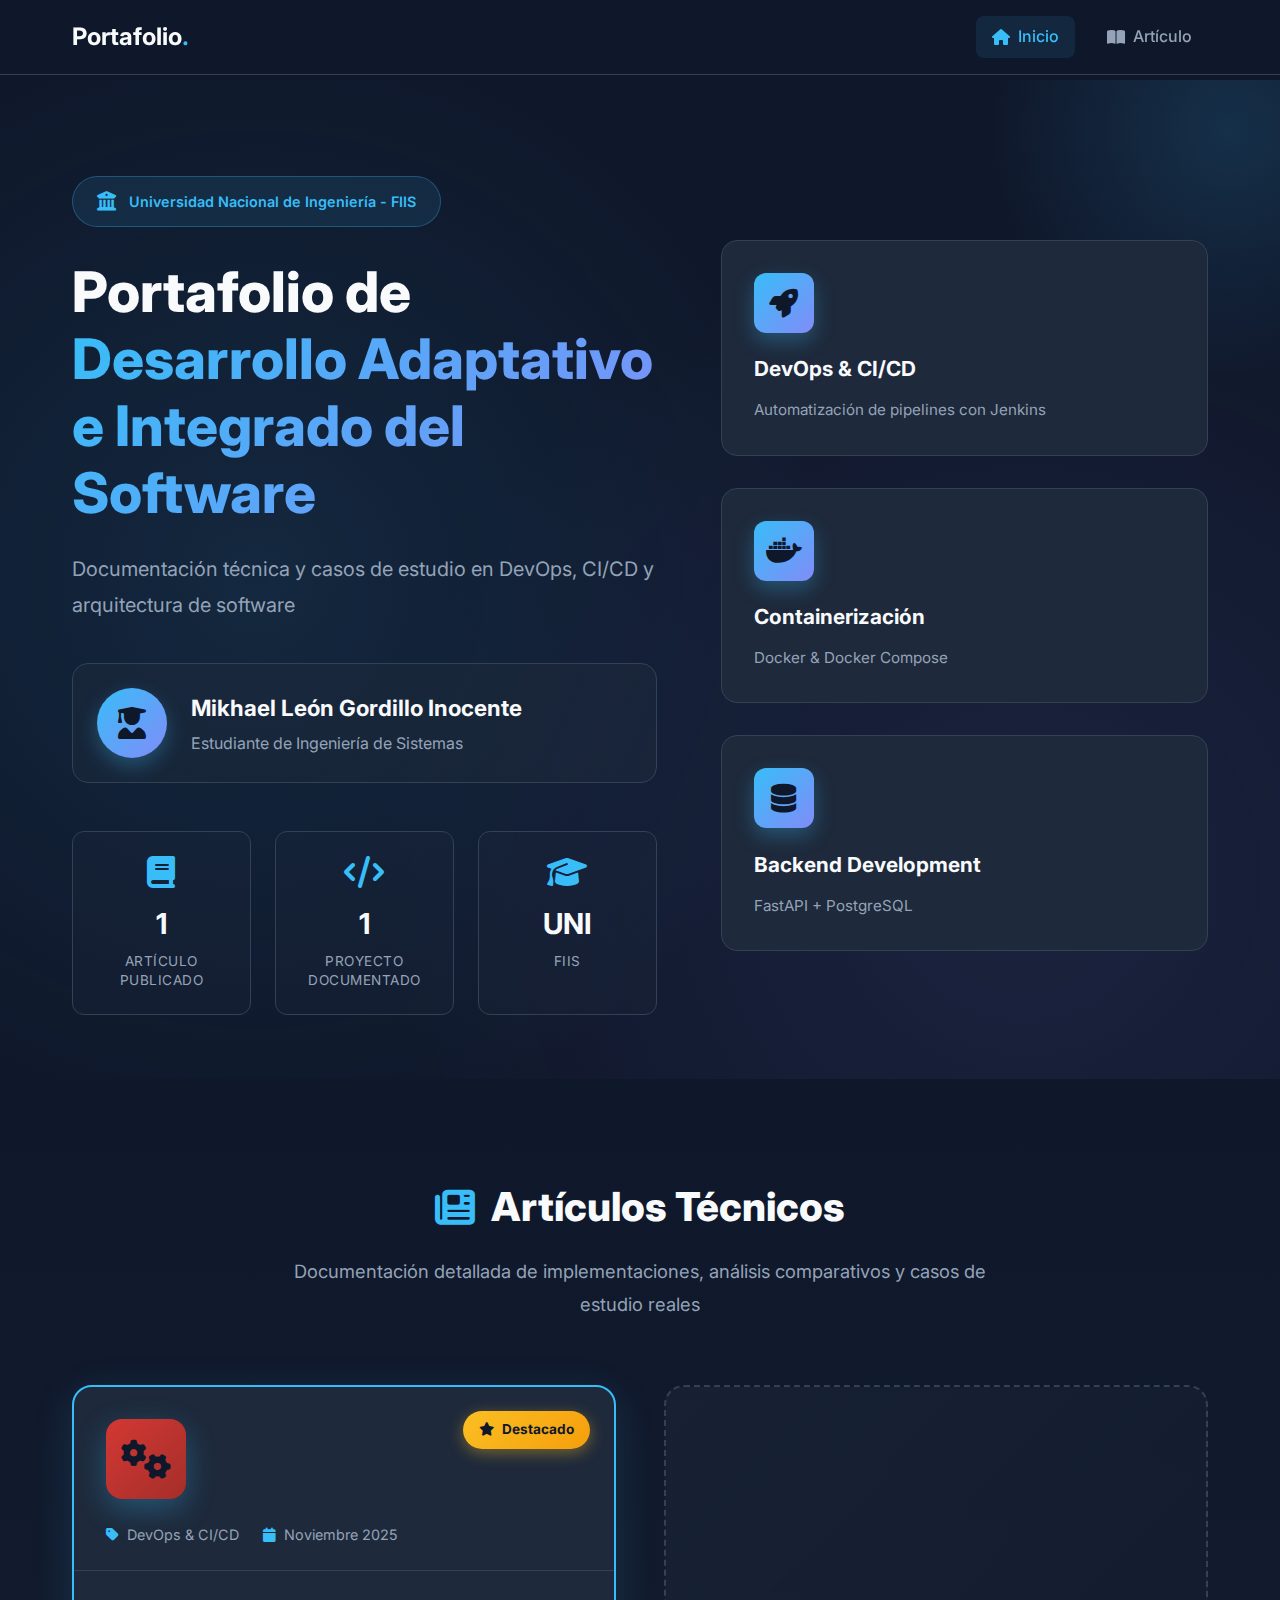
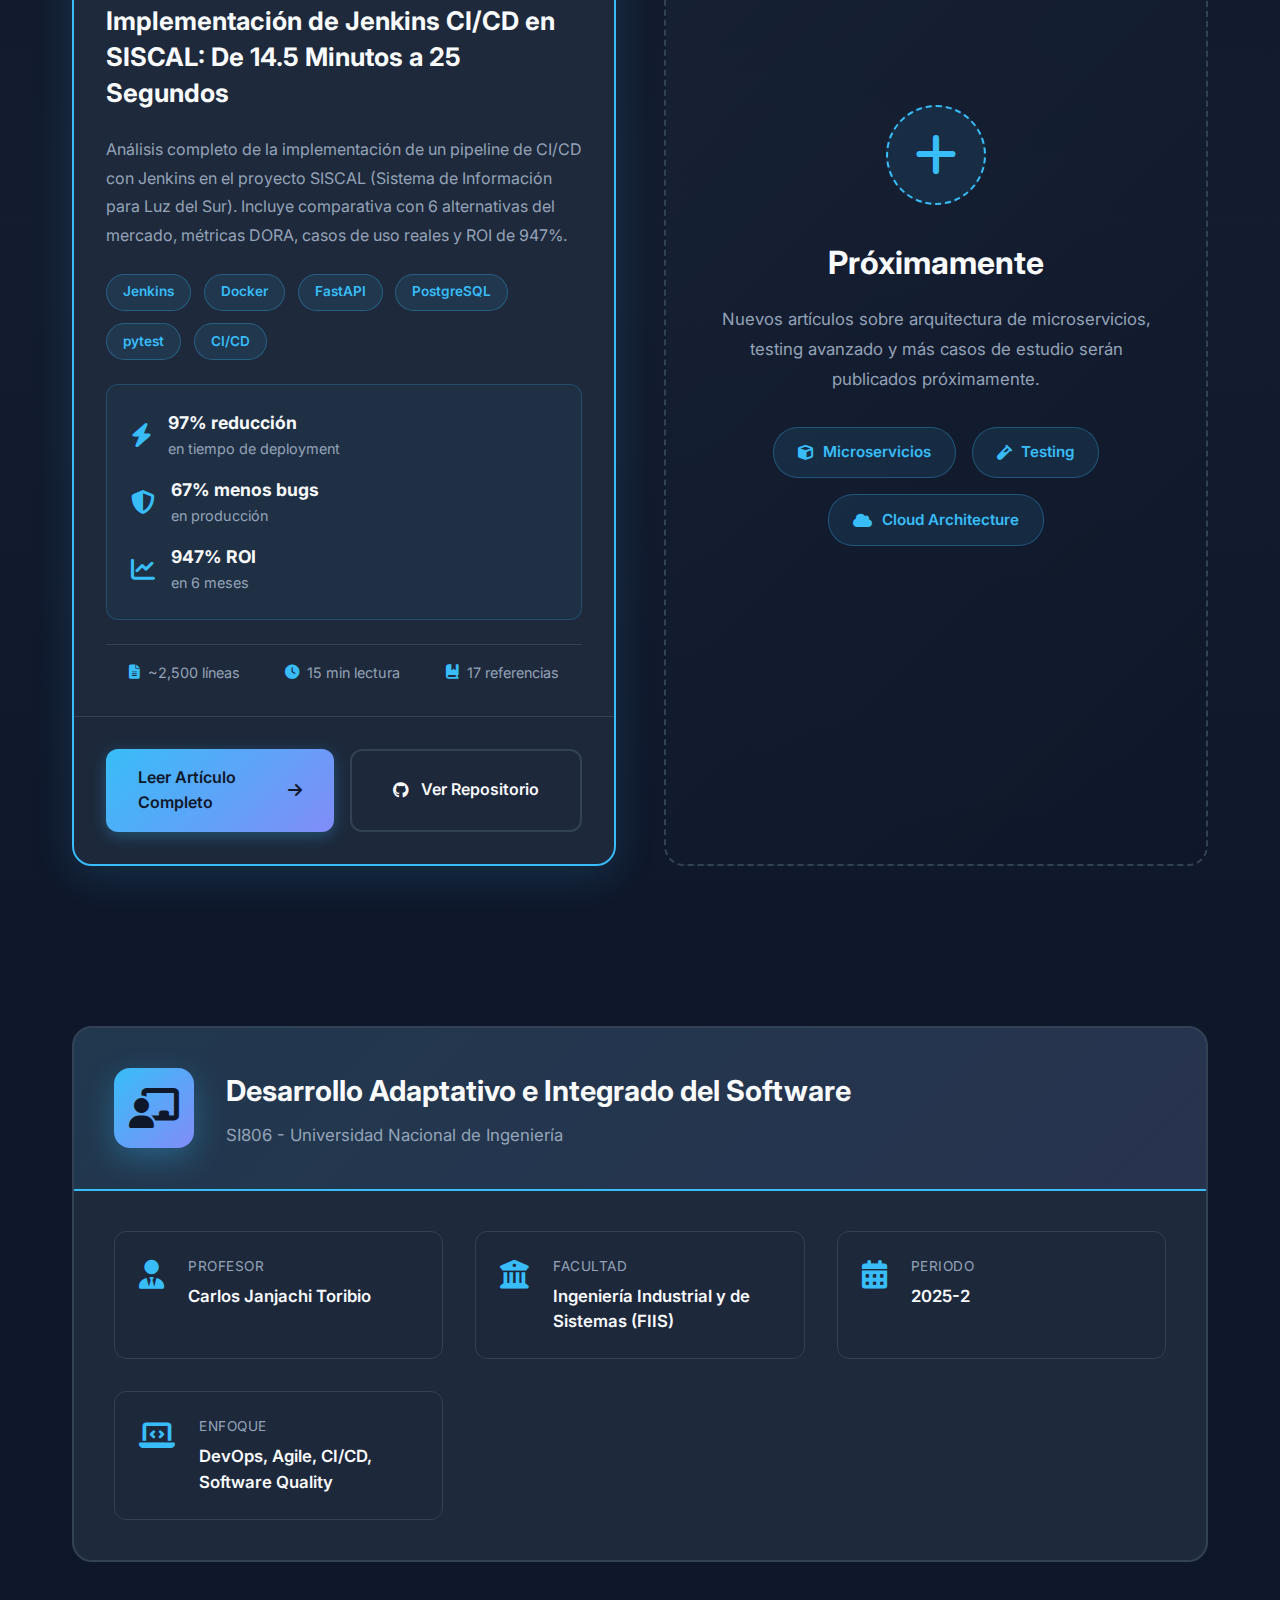
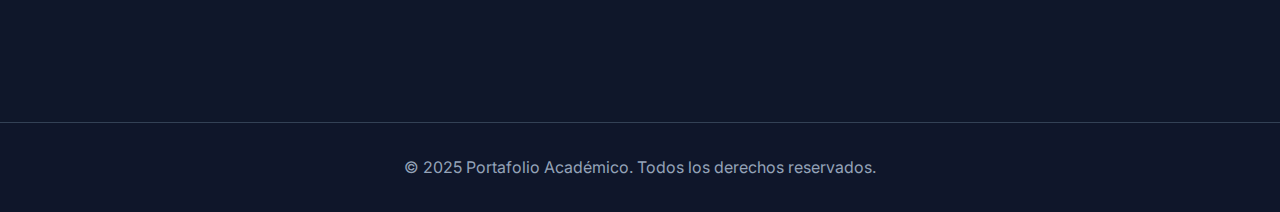
<file: index.html>
<!DOCTYPE html>
<html lang="es">

<head>
    <meta charset="UTF-8">
    <meta name="viewport" content="width=device-width, initial-scale=1.0">
    <title>Portafolio - Mikhael León Gordillo Inocente</title>
    <link rel="preconnect" href="https://fonts.googleapis.com">
    <link rel="preconnect" href="https://fonts.gstatic.com" crossorigin>
    <link href="https://fonts.googleapis.com/css2?family=Inter:wght@300;400;600;700&display=swap" rel="stylesheet">
    <link rel="stylesheet" href="styles.css">
    <link rel="stylesheet" href="https://cdnjs.cloudflare.com/ajax/libs/font-awesome/6.4.0/css/all.min.css">
</head>

<body>
    <!-- Navigation Bar -->
    <nav class="navbar">
        <div class="container nav-container">
            <a href="index.html" class="nav-logo">Portafolio<span class="dot">.</span></a>
            <div class="nav-links">
                <a href="index.html" class="nav-btn active"><i class="fa-solid fa-house"></i> Inicio</a>
                <a href="article.html" class="nav-btn"><i class="fa-solid fa-book-open"></i> Artículo</a>
            </div>
        </div>
    </nav>

    <main class="landing-main">
        <!-- Hero Section -->
        <section class="hero-section">
            <div class="container">
                <div class="hero-content">
                    <div class="hero-text">
                        <div class="hero-badge">
                            <i class="fa-solid fa-university"></i>
                            <span>Universidad Nacional de Ingeniería - FIIS</span>
                        </div>
                        <h1 class="hero-title">
                            Portafolio de
                            <span class="gradient-text">Desarrollo Adaptativo e Integrado del Software</span>
                        </h1>
                        <p class="hero-subtitle">
                            Documentación técnica y casos de estudio en DevOps, CI/CD y arquitectura de software
                        </p>
                        <div class="hero-author">
                            <div class="author-avatar">
                                <i class="fa-solid fa-user-graduate"></i>
                            </div>
                            <div class="author-info">
                                <h2 class="author-name">Mikhael León Gordillo Inocente</h2>
                                <p class="author-title">Estudiante de Ingeniería de Sistemas</p>
                            </div>
                        </div>
                        <div class="hero-stats">
                            <div class="stat-item">
                                <i class="fa-solid fa-book"></i>
                                <span class="stat-number">1</span>
                                <span class="stat-label">Artículo Publicado</span>
                            </div>
                            <div class="stat-item">
                                <i class="fa-solid fa-code"></i>
                                <span class="stat-number">1</span>
                                <span class="stat-label">Proyecto Documentado</span>
                            </div>
                            <div class="stat-item">
                                <i class="fa-solid fa-graduation-cap"></i>
                                <span class="stat-number">UNI</span>
                                <span class="stat-label">FIIS</span>
                            </div>
                        </div>
                    </div>
                    <div class="hero-visual">
                        <div class="floating-card">
                            <div class="card-icon">
                                <i class="fa-solid fa-rocket"></i>
                            </div>
                            <h3>DevOps & CI/CD</h3>
                            <p>Automatización de pipelines con Jenkins</p>
                        </div>
                        <div class="floating-card delay-1">
                            <div class="card-icon">
                                <i class="fa-brands fa-docker"></i>
                            </div>
                            <h3>Containerización</h3>
                            <p>Docker & Docker Compose</p>
                        </div>
                        <div class="floating-card delay-2">
                            <div class="card-icon">
                                <i class="fa-solid fa-database"></i>
                            </div>
                            <h3>Backend Development</h3>
                            <p>FastAPI + PostgreSQL</p>
                        </div>
                    </div>
                </div>
            </div>
        </section>

        <!-- Articles Section -->
        <section class="articles-section">
            <div class="container">
                <div class="section-header">
                    <h2 class="section-title-main">
                        <i class="fa-solid fa-newspaper"></i>
                        Artículos Técnicos
                    </h2>
                    <p class="section-description">
                        Documentación detallada de implementaciones, análisis comparativos y casos de estudio reales
                    </p>
                </div>

                <div class="articles-grid">
                    <!-- Article Card 1: Jenkins -->
                    <article class="article-card featured">
                        <div class="article-badge">
                            <i class="fa-solid fa-star"></i>
                            <span>Destacado</span>
                        </div>
                        <div class="article-header">
                            <div class="article-icon jenkins-icon">
                                <i class="fa-solid fa-gears"></i>
                            </div>
                            <div class="article-meta">
                                <span class="article-category">
                                    <i class="fa-solid fa-tag"></i>
                                    DevOps & CI/CD
                                </span>
                                <span class="article-date">
                                    <i class="fa-solid fa-calendar"></i>
                                    Noviembre 2025
                                </span>
                            </div>
                        </div>
                        <div class="article-content">
                            <h3 class="article-title">
                                Implementación de Jenkins CI/CD en SISCAL: De 14.5 Minutos a 25 Segundos
                            </h3>
                            <p class="article-excerpt">
                                Análisis completo de la implementación de un pipeline de CI/CD con Jenkins en el 
                                proyecto SISCAL (Sistema de Información para Luz del Sur). Incluye comparativa con 
                                6 alternativas del mercado, métricas DORA, casos de uso reales y ROI de 947%.
                            </p>
                            <div class="article-tags">
                                <span class="tag">Jenkins</span>
                                <span class="tag">Docker</span>
                                <span class="tag">FastAPI</span>
                                <span class="tag">PostgreSQL</span>
                                <span class="tag">pytest</span>
                                <span class="tag">CI/CD</span>
                            </div>
                            <div class="article-highlights">
                                <div class="highlight-item">
                                    <i class="fa-solid fa-bolt"></i>
                                    <div>
                                        <strong>97% reducción</strong>
                                        <span>en tiempo de deployment</span>
                                    </div>
                                </div>
                                <div class="highlight-item">
                                    <i class="fa-solid fa-shield-halved"></i>
                                    <div>
                                        <strong>67% menos bugs</strong>
                                        <span>en producción</span>
                                    </div>
                                </div>
                                <div class="highlight-item">
                                    <i class="fa-solid fa-chart-line"></i>
                                    <div>
                                        <strong>947% ROI</strong>
                                        <span>en 6 meses</span>
                                    </div>
                                </div>
                            </div>
                            <div class="article-stats">
                                <div class="stat">
                                    <i class="fa-solid fa-file-lines"></i>
                                    <span>~2,500 líneas</span>
                                </div>
                                <div class="stat">
                                    <i class="fa-solid fa-clock"></i>
                                    <span>15 min lectura</span>
                                </div>
                                <div class="stat">
                                    <i class="fa-solid fa-book-bookmark"></i>
                                    <span>17 referencias</span>
                                </div>
                            </div>
                        </div>
                        <div class="article-footer">
                            <a href="article.html" class="article-btn primary">
                                <span>Leer Artículo Completo</span>
                                <i class="fa-solid fa-arrow-right"></i>
                            </a>
                            <a href="https://github.com/Mikhael16/SI806-ARTICULO" target="_blank" class="article-btn secondary">
                                <i class="fa-brands fa-github"></i>
                                <span>Ver Repositorio</span>
                            </a>
                        </div>
                    </article>

                    <!-- Placeholder Card for Future Articles -->
                    <article class="article-card placeholder">
                        <div class="placeholder-icon">
                            <i class="fa-solid fa-plus"></i>
                        </div>
                        <h3 class="placeholder-title">Próximamente</h3>
                        <p class="placeholder-text">
                            Nuevos artículos sobre arquitectura de microservicios, testing avanzado y más casos 
                            de estudio serán publicados próximamente.
                        </p>
                        <div class="placeholder-topics">
                            <span class="topic-item">
                                <i class="fa-solid fa-cube"></i>
                                Microservicios
                            </span>
                            <span class="topic-item">
                                <i class="fa-solid fa-vial"></i>
                                Testing
                            </span>
                            <span class="topic-item">
                                <i class="fa-solid fa-cloud"></i>
                                Cloud Architecture
                            </span>
                        </div>
                    </article>
                </div>
            </div>
        </section>

        <!-- Course Info Section -->
        <section class="course-info-section">
            <div class="container">
                <div class="course-card">
                    <div class="course-header">
                        <div class="course-icon">
                            <i class="fa-solid fa-chalkboard-user"></i>
                        </div>
                        <div class="course-details">
                            <h3 class="course-name">Desarrollo Adaptativo e Integrado del Software</h3>
                            <p class="course-code">SI806 - Universidad Nacional de Ingeniería</p>
                        </div>
                    </div>
                    <div class="course-body">
                        <div class="course-info-grid">
                            <div class="course-info-item">
                                <i class="fa-solid fa-user-tie"></i>
                                <div>
                                    <span class="info-label">Profesor</span>
                                    <span class="info-value">Carlos Janjachi Toribio</span>
                                </div>
                            </div>
                            <div class="course-info-item">
                                <i class="fa-solid fa-building-columns"></i>
                                <div>
                                    <span class="info-label">Facultad</span>
                                    <span class="info-value">Ingeniería Industrial y de Sistemas (FIIS)</span>
                                </div>
                            </div>
                            <div class="course-info-item">
                                <i class="fa-solid fa-calendar-days"></i>
                                <div>
                                    <span class="info-label">Periodo</span>
                                    <span class="info-value">2025-2</span>
                                </div>
                            </div>
                            <div class="course-info-item">
                                <i class="fa-solid fa-laptop-code"></i>
                                <div>
                                    <span class="info-label">Enfoque</span>
                                    <span class="info-value">DevOps, Agile, CI/CD, Software Quality</span>
                                </div>
                            </div>
                        </div>
                    </div>
                </div>
            </div>
        </section>
    </main>

    <footer>
        <div class="container">
            <p>&copy; 2025 Portafolio Académico. Todos los derechos reservados.</p>
        </div>
    </footer>
</body>

</html>
</file>
<file: styles.css>
:root {
    --bg-color: #0f172a;
    --card-bg: #1e293b;
    --text-primary: #f8fafc;
    --text-secondary: #94a3b8;
    --accent-color: #38bdf8;
    --accent-gradient: linear-gradient(135deg, #38bdf8 0%, #818cf8 100%);
    --success-color: #22c55e;
    --danger-color: #ef4444;
    --border-color: #334155;
    --font-main: 'Inter', sans-serif;
    --font-code: 'Fira Code', monospace;
}

* {
    margin: 0;
    padding: 0;
    box-sizing: border-box;
}

body {
    font-family: var(--font-main);
    background-color: var(--bg-color);
    color: var(--text-primary);
    line-height: 1.6;
    padding-top: 80px;
}

.container {
    max-width: 1200px;
    margin: 0 auto;
    padding: 0 2rem;
}

/* Navbar */
.navbar {
    position: fixed;
    top: 0;
    left: 0;
    width: 100%;
    background: rgba(15, 23, 42, 0.9);
    backdrop-filter: blur(10px);
    border-bottom: 1px solid var(--border-color);
    z-index: 1000;
    padding: 1rem 0;
}

.nav-container {
    display: flex;
    justify-content: space-between;
    align-items: center;
}

.nav-logo {
    font-size: 1.5rem;
    font-weight: 700;
    color: var(--text-primary);
    text-decoration: none;
}

.dot {
    color: var(--accent-color);
}

.nav-links {
    display: flex;
    gap: 1rem;
}

.nav-btn {
    text-decoration: none;
    color: var(--text-secondary);
    padding: 0.5rem 1rem;
    border-radius: 0.5rem;
    transition: all 0.3s ease;
    font-weight: 500;
    display: flex;
    align-items: center;
    gap: 0.5rem;
}

.nav-btn:hover,
.nav-btn.active {
    color: var(--text-primary);
    background: rgba(56, 189, 248, 0.1);
}

.nav-btn.active {
    color: var(--accent-color);
}

/* ============================================================
   LANDING PAGE - NUEVA VERSIÓN MEJORADA
   ============================================================ */

.landing-main {
    padding-top: 0;
}

/* Hero Section */
.hero-section {
    min-height: 100vh;
    display: flex;
    align-items: center;
    padding: 6rem 0 4rem;
    background: 
        radial-gradient(circle at 20% 50%, rgba(56, 189, 248, 0.1) 0%, transparent 50%),
        radial-gradient(circle at 80% 80%, rgba(129, 140, 248, 0.1) 0%, transparent 50%),
        var(--bg-color);
    position: relative;
    overflow: hidden;
}

.hero-section::before {
    content: '';
    position: absolute;
    width: 500px;
    height: 500px;
    background: radial-gradient(circle, rgba(56, 189, 248, 0.15) 0%, transparent 70%);
    top: -200px;
    right: -200px;
    border-radius: 50%;
    animation: pulse-glow 4s ease-in-out infinite;
}

@keyframes pulse-glow {
    0%, 100% {
        transform: scale(1);
        opacity: 0.5;
    }
    50% {
        transform: scale(1.1);
        opacity: 0.8;
    }
}

.hero-section .hero-content {
    display: grid;
    grid-template-columns: 1.2fr 1fr;
    gap: 4rem;
    align-items: center;
    position: relative;
    z-index: 1;
}

.hero-badge {
    display: inline-flex;
    align-items: center;
    gap: 0.8rem;
    background: rgba(56, 189, 248, 0.1);
    border: 1px solid rgba(56, 189, 248, 0.3);
    padding: 0.8rem 1.5rem;
    border-radius: 50px;
    color: var(--accent-color);
    font-size: 0.9rem;
    font-weight: 600;
    margin-bottom: 2rem;
    animation: slide-in-left 0.8s ease-out;
}

@keyframes slide-in-left {
    from {
        opacity: 0;
        transform: translateX(-30px);
    }
    to {
        opacity: 1;
        transform: translateX(0);
    }
}

.hero-badge i {
    font-size: 1.2rem;
}

.hero-title {
    font-size: 3.5rem;
    font-weight: 800;
    line-height: 1.2;
    margin-bottom: 1.5rem;
    color: var(--text-primary);
    animation: slide-in-left 0.8s ease-out 0.2s backwards;
}

.hero-title .gradient-text {
    background: var(--accent-gradient);
    -webkit-background-clip: text;
    -webkit-text-fill-color: transparent;
    background-clip: text;
    display: block;
}

.hero-subtitle {
    font-size: 1.25rem;
    color: var(--text-secondary);
    line-height: 1.8;
    margin-bottom: 2.5rem;
    animation: slide-in-left 0.8s ease-out 0.4s backwards;
}

.hero-author {
    display: flex;
    align-items: center;
    gap: 1.5rem;
    margin-bottom: 3rem;
    padding: 1.5rem;
    background: rgba(30, 41, 59, 0.5);
    border-radius: 16px;
    border: 1px solid var(--border-color);
    animation: slide-in-left 0.8s ease-out 0.6s backwards;
}

.author-avatar {
    width: 70px;
    height: 70px;
    background: var(--accent-gradient);
    border-radius: 50%;
    display: flex;
    align-items: center;
    justify-content: center;
    font-size: 2rem;
    color: var(--bg-color);
    flex-shrink: 0;
    box-shadow: 0 8px 20px rgba(56, 189, 248, 0.3);
}

.author-name {
    font-size: 1.4rem;
    font-weight: 700;
    color: var(--text-primary);
    margin-bottom: 0.3rem;
}

.author-title {
    color: var(--text-secondary);
    font-size: 1rem;
}

.hero-stats {
    display: grid;
    grid-template-columns: repeat(3, 1fr);
    gap: 1.5rem;
    animation: slide-in-left 0.8s ease-out 0.8s backwards;
}

.hero-stats .stat-item {
    text-align: center;
    padding: 1.5rem;
    background: rgba(30, 41, 59, 0.3);
    border-radius: 12px;
    border: 1px solid var(--border-color);
    transition: all 0.3s ease;
}

.hero-stats .stat-item:hover {
    background: rgba(56, 189, 248, 0.05);
    border-color: var(--accent-color);
    transform: translateY(-5px);
}

.hero-stats .stat-item i {
    font-size: 2rem;
    color: var(--accent-color);
    margin-bottom: 0.8rem;
    display: block;
}

.hero-stats .stat-number {
    display: block;
    font-size: 1.8rem;
    font-weight: 700;
    color: var(--text-primary);
    margin-bottom: 0.3rem;
}

.hero-stats .stat-label {
    display: block;
    font-size: 0.85rem;
    color: var(--text-secondary);
    text-transform: uppercase;
    letter-spacing: 0.5px;
}

/* Hero Visual - Floating Cards */
.hero-visual {
    display: flex;
    flex-direction: column;
    gap: 2rem;
    position: relative;
}

.floating-card {
    background: var(--card-bg);
    padding: 2rem;
    border-radius: 16px;
    border: 1px solid var(--border-color);
    transition: all 0.4s ease;
    animation: float 3s ease-in-out infinite;
}

.floating-card:hover {
    border-color: var(--accent-color);
    transform: translateY(-10px) !important;
    box-shadow: 0 20px 40px rgba(56, 189, 248, 0.2);
}

.floating-card.delay-1 {
    animation-delay: 0.5s;
}

.floating-card.delay-2 {
    animation-delay: 1s;
}

@keyframes float {
    0%, 100% {
        transform: translateY(0);
    }
    50% {
        transform: translateY(-15px);
    }
}

.floating-card .card-icon {
    width: 60px;
    height: 60px;
    background: var(--accent-gradient);
    border-radius: 12px;
    display: flex;
    align-items: center;
    justify-content: center;
    font-size: 1.8rem;
    color: var(--bg-color);
    margin-bottom: 1.2rem;
    box-shadow: 0 8px 20px rgba(56, 189, 248, 0.3);
}

.floating-card h3 {
    font-size: 1.3rem;
    font-weight: 700;
    color: var(--text-primary);
    margin-bottom: 0.8rem;
}

.floating-card p {
    color: var(--text-secondary);
    font-size: 0.95rem;
    line-height: 1.6;
}

/* Articles Section */
.articles-section {
    padding: 6rem 0;
    background: linear-gradient(180deg, transparent 0%, rgba(30, 41, 59, 0.3) 50%, transparent 100%);
}

.section-header {
    text-align: center;
    margin-bottom: 4rem;
}

.section-title-main {
    font-size: 2.5rem;
    font-weight: 800;
    color: var(--text-primary);
    margin-bottom: 1rem;
    display: flex;
    align-items: center;
    justify-content: center;
    gap: 1rem;
}

.section-title-main i {
    color: var(--accent-color);
}

.section-description {
    font-size: 1.15rem;
    color: var(--text-secondary);
    max-width: 700px;
    margin: 0 auto;
    line-height: 1.8;
}

.articles-grid {
    display: grid;
    grid-template-columns: repeat(auto-fit, minmax(500px, 1fr));
    gap: 3rem;
}

/* Article Card */
.article-card {
    background: var(--card-bg);
    border-radius: 20px;
    border: 2px solid var(--border-color);
    overflow: hidden;
    transition: all 0.4s ease;
    display: flex;
    flex-direction: column;
    position: relative;
}

.article-card:hover {
    border-color: var(--accent-color);
    transform: translateY(-10px);
    box-shadow: 0 20px 60px rgba(56, 189, 248, 0.2);
}

.article-card.featured {
    border-color: var(--accent-color);
    box-shadow: 0 10px 40px rgba(56, 189, 248, 0.15);
}

.article-badge {
    position: absolute;
    top: 1.5rem;
    right: 1.5rem;
    background: linear-gradient(135deg, #fbbf24 0%, #f59e0b 100%);
    color: var(--bg-color);
    padding: 0.5rem 1rem;
    border-radius: 20px;
    font-size: 0.85rem;
    font-weight: 700;
    display: flex;
    align-items: center;
    gap: 0.5rem;
    z-index: 2;
    box-shadow: 0 4px 15px rgba(251, 191, 36, 0.4);
}

.article-badge i {
    animation: sparkle 2s ease-in-out infinite;
}

@keyframes sparkle {
    0%, 100% {
        transform: scale(1) rotate(0deg);
    }
    50% {
        transform: scale(1.2) rotate(180deg);
    }
}

.article-header {
    padding: 2rem 2rem 1.5rem;
    border-bottom: 1px solid var(--border-color);
}

.article-icon {
    width: 80px;
    height: 80px;
    background: var(--accent-gradient);
    border-radius: 16px;
    display: flex;
    align-items: center;
    justify-content: center;
    font-size: 2.5rem;
    color: var(--bg-color);
    margin-bottom: 1.5rem;
    box-shadow: 0 10px 30px rgba(56, 189, 248, 0.3);
}

.article-icon.jenkins-icon {
    background: linear-gradient(135deg, #d33833 0%, #a52e2a 100%);
}

.article-meta {
    display: flex;
    gap: 1.5rem;
    flex-wrap: wrap;
}

.article-category,
.article-date {
    display: inline-flex;
    align-items: center;
    gap: 0.5rem;
    color: var(--text-secondary);
    font-size: 0.9rem;
}

.article-category i,
.article-date i {
    color: var(--accent-color);
}

.article-content {
    padding: 2rem;
    flex: 1;
    display: flex;
    flex-direction: column;
    gap: 1.5rem;
}

.article-title {
    font-size: 1.6rem;
    font-weight: 700;
    color: var(--text-primary);
    line-height: 1.4;
    margin: 0;
}

.article-excerpt {
    color: var(--text-secondary);
    line-height: 1.8;
    font-size: 1rem;
}

.article-tags {
    display: flex;
    flex-wrap: wrap;
    gap: 0.8rem;
}

.article-tags .tag {
    background: rgba(56, 189, 248, 0.1);
    color: var(--accent-color);
    padding: 0.4rem 1rem;
    border-radius: 20px;
    font-size: 0.85rem;
    font-weight: 600;
    border: 1px solid rgba(56, 189, 248, 0.3);
    transition: all 0.3s ease;
}

.article-tags .tag:hover {
    background: rgba(56, 189, 248, 0.2);
    transform: translateY(-2px);
}

.article-highlights {
    display: grid;
    gap: 1rem;
    padding: 1.5rem;
    background: rgba(56, 189, 248, 0.05);
    border-radius: 12px;
    border: 1px solid rgba(56, 189, 248, 0.2);
}

.highlight-item {
    display: flex;
    align-items: center;
    gap: 1rem;
}

.highlight-item i {
    font-size: 1.5rem;
    color: var(--accent-color);
}

.highlight-item strong {
    display: block;
    color: var(--text-primary);
    font-size: 1.1rem;
    font-weight: 700;
}

.highlight-item span {
    display: block;
    color: var(--text-secondary);
    font-size: 0.9rem;
}

.article-stats {
    display: flex;
    justify-content: space-around;
    padding-top: 1rem;
    border-top: 1px solid var(--border-color);
}

.article-stats .stat {
    display: flex;
    align-items: center;
    gap: 0.5rem;
    color: var(--text-secondary);
    font-size: 0.9rem;
}

.article-stats .stat i {
    color: var(--accent-color);
}

.article-footer {
    padding: 2rem;
    background: rgba(30, 41, 59, 0.3);
    border-top: 1px solid var(--border-color);
    display: flex;
    gap: 1rem;
    flex-wrap: wrap;
}

.article-btn {
    flex: 1;
    min-width: 200px;
    display: inline-flex;
    align-items: center;
    justify-content: center;
    gap: 0.8rem;
    padding: 1rem 2rem;
    border-radius: 12px;
    font-weight: 600;
    font-size: 1rem;
    text-decoration: none;
    transition: all 0.3s ease;
}

.article-btn.primary {
    background: var(--accent-gradient);
    color: var(--bg-color);
    box-shadow: 0 4px 15px rgba(56, 189, 248, 0.3);
}

.article-btn.primary:hover {
    transform: translateY(-3px);
    box-shadow: 0 8px 25px rgba(56, 189, 248, 0.4);
}

.article-btn.secondary {
    background: transparent;
    color: var(--text-primary);
    border: 2px solid var(--border-color);
}

.article-btn.secondary:hover {
    border-color: var(--accent-color);
    background: rgba(56, 189, 248, 0.05);
}

/* Placeholder Card */
.article-card.placeholder {
    background: linear-gradient(135deg, rgba(30, 41, 59, 0.5) 0%, rgba(15, 23, 42, 0.8) 100%);
    border-style: dashed;
    display: flex;
    flex-direction: column;
    align-items: center;
    justify-content: center;
    padding: 4rem 3rem;
    text-align: center;
    min-height: 500px;
}

.placeholder-icon {
    width: 100px;
    height: 100px;
    background: rgba(56, 189, 248, 0.1);
    border: 2px dashed var(--accent-color);
    border-radius: 50%;
    display: flex;
    align-items: center;
    justify-content: center;
    font-size: 3rem;
    color: var(--accent-color);
    margin-bottom: 2rem;
}

.placeholder-title {
    font-size: 2rem;
    font-weight: 700;
    color: var(--text-primary);
    margin-bottom: 1rem;
}

.placeholder-text {
    color: var(--text-secondary);
    line-height: 1.8;
    font-size: 1.05rem;
    margin-bottom: 2rem;
}

.placeholder-topics {
    display: flex;
    flex-wrap: wrap;
    gap: 1rem;
    justify-content: center;
}

.topic-item {
    display: flex;
    align-items: center;
    gap: 0.6rem;
    background: rgba(56, 189, 248, 0.1);
    border: 1px solid rgba(56, 189, 248, 0.3);
    padding: 0.8rem 1.5rem;
    border-radius: 25px;
    color: var(--accent-color);
    font-weight: 600;
    font-size: 0.95rem;
}

/* Course Info Section */
.course-info-section {
    padding: 4rem 0 6rem;
}

.course-card {
    background: var(--card-bg);
    border-radius: 20px;
    border: 2px solid var(--border-color);
    overflow: hidden;
    transition: all 0.4s ease;
}

.course-card:hover {
    border-color: var(--accent-color);
    box-shadow: 0 10px 40px rgba(56, 189, 248, 0.15);
}

.course-header {
    background: linear-gradient(135deg, rgba(56, 189, 248, 0.1) 0%, rgba(129, 140, 248, 0.1) 100%);
    padding: 2.5rem;
    border-bottom: 2px solid var(--accent-color);
    display: flex;
    align-items: center;
    gap: 2rem;
}

.course-icon {
    width: 80px;
    height: 80px;
    background: var(--accent-gradient);
    border-radius: 16px;
    display: flex;
    align-items: center;
    justify-content: center;
    font-size: 2.5rem;
    color: var(--bg-color);
    flex-shrink: 0;
    box-shadow: 0 10px 30px rgba(56, 189, 248, 0.3);
}

.course-name {
    font-size: 1.8rem;
    font-weight: 700;
    color: var(--text-primary);
    margin-bottom: 0.5rem;
}

.course-code {
    color: var(--text-secondary);
    font-size: 1.05rem;
}

.course-body {
    padding: 2.5rem;
}

.course-info-grid {
    display: grid;
    grid-template-columns: repeat(auto-fit, minmax(280px, 1fr));
    gap: 2rem;
}

.course-info-item {
    display: flex;
    align-items: flex-start;
    gap: 1.5rem;
    padding: 1.5rem;
    background: rgba(30, 41, 59, 0.3);
    border-radius: 12px;
    border: 1px solid var(--border-color);
    transition: all 0.3s ease;
}

.course-info-item:hover {
    background: rgba(56, 189, 248, 0.05);
    border-color: var(--accent-color);
    transform: translateX(5px);
}

.course-info-item i {
    font-size: 1.8rem;
    color: var(--accent-color);
    margin-top: 0.3rem;
}

.info-label {
    display: block;
    color: var(--text-secondary);
    font-size: 0.85rem;
    text-transform: uppercase;
    letter-spacing: 0.5px;
    margin-bottom: 0.4rem;
}

.info-value {
    display: block;
    color: var(--text-primary);
    font-size: 1.05rem;
    font-weight: 600;
    line-height: 1.5;
}

/* Responsive Design */
@media (max-width: 1024px) {
    .hero-section .hero-content {
        grid-template-columns: 1fr;
        gap: 3rem;
    }

    .hero-section .hero-title {
        font-size: 2.8rem;
    }

    .hero-section .hero-visual {
        order: -1;
    }

    .articles-grid {
        grid-template-columns: 1fr;
    }
}

@media (max-width: 768px) {
    .hero-section {
        min-height: auto;
        padding: 4rem 0 3rem;
    }

    .hero-section .hero-title {
        font-size: 2.2rem;
    }

    .hero-section .hero-subtitle {
        font-size: 1.05rem;
    }

    .hero-section .hero-stats {
        grid-template-columns: 1fr;
    }

    .section-title-main {
        font-size: 2rem;
    }

    .article-footer {
        flex-direction: column;
    }

    .article-btn {
        min-width: 100%;
    }

    .course-header {
        flex-direction: column;
        text-align: center;
    }

    .course-info-grid {
        grid-template-columns: 1fr;
    }
}

/* Hero Section (Article) */
.hero {
    padding: 6rem 0;
    background: radial-gradient(circle at top right, #1e293b 0%, transparent 40%),
        radial-gradient(circle at bottom left, #1e1b4b 0%, transparent 40%);
    text-align: center;
}

.hero .hero-content {
    display: block;
    text-align: center;
}

.hero .badge {
    background: rgba(56, 189, 248, 0.1);
    color: var(--accent-color);
    padding: 0.5rem 1rem;
    border-radius: 2rem;
    font-size: 0.875rem;
    font-weight: 600;
    display: inline-block;
    margin-bottom: 1.5rem;
    border: 1px solid rgba(56, 189, 248, 0.2);
}

.hero h1 {
    font-size: 3.5rem;
    font-weight: 700;
    margin-bottom: 1.5rem;
    line-height: 1.2;
    text-align: center;
}

.hero .gradient-text {
    background: var(--accent-gradient);
    -webkit-background-clip: text;
    -webkit-text-fill-color: transparent;
    background-clip: text;
}

.hero .subtitle {
    font-size: 1.25rem;
    color: var(--text-secondary);
    max-width: 700px;
    margin: 0 auto 3rem;
    text-align: center;
}

.hero .hero-stats {
    display: flex;
    justify-content: center;
    gap: 3rem;
    flex-wrap: wrap;
}

.hero .stat-item {
    display: flex;
    flex-direction: column;
    align-items: center;
}

.hero .stat-value {
    font-size: 2.5rem;
    font-weight: 700;
    color: var(--text-primary);
}

.hero .stat-label {
    color: var(--text-secondary);
    font-size: 0.875rem;
    text-transform: uppercase;
    letter-spacing: 1px;
}

/* Sections */
.section {
    padding: 4rem 0;
    border-bottom: 1px solid var(--border-color);
}

.section:last-child {
    border-bottom: none;
}

.section-title {
    font-size: 2rem;
    margin-bottom: 1rem;
    text-align: center;
}

.section-desc {
    text-align: center;
    color: var(--text-secondary);
    max-width: 600px;
    margin: 0 auto 3rem;
}

/* Concept Grid (DevOps Intro) */
.concept-grid {
    display: grid;
    grid-template-columns: repeat(auto-fit, minmax(300px, 1fr));
    gap: 2rem;
}

.concept-card {
    background: var(--card-bg);
    padding: 2rem;
    border-radius: 1rem;
    border: 1px solid var(--border-color);
    transition: transform 0.3s ease;
}

.concept-card:hover {
    transform: translateY(-5px);
    border-color: var(--accent-color);
}

.concept-icon {
    font-size: 2rem;
    color: var(--accent-color);
    margin-bottom: 1rem;
}

.concept-card h3 {
    margin-bottom: 1rem;
    font-size: 1.25rem;
}

.concept-card p {
    color: var(--text-secondary);
    font-size: 0.95rem;
}

/* Split Layout (Jenkins Tool) */
.split-layout {
    display: grid;
    grid-template-columns: 1fr 1fr;
    gap: 4rem;
    align-items: center;
}

.feature-list {
    list-style: none;
    margin-top: 2rem;
}

.feature-list li {
    margin-bottom: 1rem;
    color: var(--text-secondary);
}

.feature-list i {
    color: var(--success-color);
    margin-right: 0.5rem;
}

.feature-list strong {
    color: var(--text-primary);
}

.jenkins-logo-container {
    font-size: 15rem;
    color: var(--text-secondary);
    opacity: 0.2;
    display: flex;
    justify-content: center;
    align-items: center;
    animation: float 6s ease-in-out infinite;
}

@keyframes float {
    0% {
        transform: translateY(0px);
    }

    50% {
        transform: translateY(-20px);
    }

    100% {
        transform: translateY(0px);
    }
}

/* Comparison Grid */
.comparison-grid {
    display: grid;
    grid-template-columns: 1fr auto 1fr;
    gap: 2rem;
    align-items: center;
}

.card {
    background: var(--card-bg);
    border-radius: 1rem;
    padding: 2rem;
    border: 1px solid var(--border-color);
    transition: transform 0.3s ease;
}

.card:hover {
    transform: translateY(-5px);
    border-color: var(--accent-color);
}

.card-header {
    display: flex;
    align-items: center;
    gap: 1rem;
    margin-bottom: 1.5rem;
}

.card-header i {
    font-size: 1.5rem;
    color: var(--accent-color);
}

.process-list {
    list-style: none;
    margin-bottom: 2rem;
}

.process-list li {
    display: flex;
    justify-content: space-between;
    padding: 0.75rem 0;
    border-bottom: 1px solid rgba(255, 255, 255, 0.05);
    color: var(--text-secondary);
}

.time {
    font-family: var(--font-code);
    color: var(--text-primary);
    background: rgba(255, 255, 255, 0.1);
    padding: 0.2rem 0.5rem;
    border-radius: 0.25rem;
    font-size: 0.85rem;
}

.total-time {
    display: flex;
    justify-content: space-between;
    align-items: center;
    padding-top: 1rem;
    font-size: 1.1rem;
}

.total-time.bad strong {
    color: var(--danger-color);
}

.total-time.good strong {
    color: var(--success-color);
}

.arrow-divider {
    display: flex;
    justify-content: center;
    font-size: 2rem;
    color: var(--text-secondary);
}

/* Pipeline Visualization */
.pipeline-wrapper {
    background: rgba(30, 41, 59, 0.5);
    padding: 2rem;
    border-radius: 1rem;
    border: 1px solid var(--border-color);
    margin-top: 2rem;
}

.pipeline-container {
    position: relative;
    margin: 4rem 0;
    overflow-x: auto;
    padding-bottom: 2rem;
}

.pipeline-stages {
    display: flex;
    justify-content: space-between;
    position: relative;
    z-index: 1;
    min-width: 800px;
}

.pipeline-track {
    position: absolute;
    top: 25px;
    left: 0;
    right: 0;
    height: 4px;
    background: var(--border-color);
    z-index: 0;
}

.stage-node {
    display: flex;
    flex-direction: column;
    align-items: center;
    cursor: pointer;
    width: 120px;
    transition: all 0.3s ease;
}

.stage-marker {
    width: 50px;
    height: 50px;
    background: var(--card-bg);
    border: 2px solid var(--accent-color);
    border-radius: 50%;
    display: flex;
    align-items: center;
    justify-content: center;
    margin-bottom: 1rem;
    transition: all 0.3s ease;
    box-shadow: 0 0 0 4px var(--bg-color);
}

.stage-marker i {
    color: var(--accent-color);
}

.stage-name {
    font-size: 0.85rem;
    text-align: center;
    color: var(--text-secondary);
    font-weight: 500;
}

.stage-node:hover .stage-marker {
    background: var(--accent-color);
    transform: scale(1.1);
}

.stage-node:hover .stage-marker i {
    color: white;
}

.stage-node.active .stage-marker {
    background: var(--accent-color);
    box-shadow: 0 0 0 4px var(--bg-color), 0 0 15px rgba(56, 189, 248, 0.5);
}

.stage-node.active .stage-marker i {
    color: white;
}

.stage-node.active .stage-name {
    color: var(--accent-color);
}

.stage-details-card {
    background: var(--card-bg);
    border: 1px solid var(--border-color);
    border-radius: 1rem;
    padding: 2rem;
    max-width: 600px;
    margin: 0 auto;
    text-align: center;
    animation: fadeIn 0.3s ease;
}

.stage-details-card.hidden {
    display: none;
}

.stage-meta {
    display: flex;
    justify-content: center;
    gap: 2rem;
    margin-top: 1.5rem;
    color: var(--text-secondary);
    font-family: var(--font-code);
    font-size: 0.9rem;
}

/* Code Showcase */
.code-showcase {
    background: #0d1117;
    border-radius: 1rem;
    border: 1px solid var(--border-color);
    overflow: hidden;
}

.code-header {
    background: #161b22;
    padding: 1rem 1.5rem;
    display: flex;
    justify-content: space-between;
    border-bottom: 1px solid var(--border-color);
}

.filename {
    font-family: var(--font-code);
    color: var(--text-primary);
}

.language {
    color: var(--text-secondary);
    font-size: 0.85rem;
}

pre {
    padding: 1.5rem;
    overflow-x: auto;
}

code {
    font-family: var(--font-code);
    color: #e6edf3;
    font-size: 0.9rem;
}

/* Metrics Grid */
.metrics-grid {
    display: grid;
    grid-template-columns: repeat(auto-fit, minmax(250px, 1fr));
    gap: 2rem;
}

.metric-card {
    background: var(--card-bg);
    padding: 2rem;
    border-radius: 1rem;
    text-align: center;
    border: 1px solid var(--border-color);
}

.metric-icon {
    font-size: 2.5rem;
    color: var(--accent-color);
    margin-bottom: 1rem;
}

.metric-value {
    font-size: 2.5rem;
    font-weight: 700;
    color: var(--text-primary);
    margin: 0.5rem 0;
}

.metric-desc {
    color: var(--text-secondary);
    font-size: 0.9rem;
}

/* Pain Points Section */
.pain-points-grid {
    display: grid;
    grid-template-columns: repeat(auto-fit, minmax(350px, 1fr));
    gap: 2rem;
    margin-top: 2rem;
}

.pain-card {
    background: var(--card-bg);
    border-radius: 1rem;
    padding: 2rem;
    border-left: 4px solid;
    transition: transform 0.3s ease, box-shadow 0.3s ease;
}

.pain-card:hover {
    transform: translateY(-5px);
    box-shadow: 0 10px 30px rgba(0, 0, 0, 0.3);
}

.pain-card.critical {
    border-left-color: #ef4444;
}

.pain-card.high {
    border-left-color: #f97316;
}

.pain-card.medium {
    border-left-color: #eab308;
}

.pain-card.low {
    border-left-color: #3b82f6;
}

.pain-header {
    display: flex;
    align-items: center;
    justify-content: space-between;
    margin-bottom: 1rem;
}

.pain-header i {
    font-size: 1.5rem;
}

.critical .pain-header i {
    color: #ef4444;
}

.high .pain-header i {
    color: #f97316;
}

.medium .pain-header i {
    color: #eab308;
}

.low .pain-header i {
    color: #3b82f6;
}

.severity {
    background: rgba(255, 255, 255, 0.1);
    padding: 0.25rem 0.75rem;
    border-radius: 1rem;
    font-size: 0.75rem;
    text-transform: uppercase;
    font-weight: 600;
}

.pain-description {
    color: var(--text-secondary);
    line-height: 1.8;
    margin-bottom: 1rem;
}

.pain-impact {
    background: rgba(255, 255, 255, 0.05);
    padding: 1rem;
    border-radius: 0.5rem;
    border-left: 3px solid var(--accent-color);
    margin-top: 1rem;
}

/* Transformation Timeline */
.transformation-container {
    margin-top: 3rem;
}

.timeline-comparison {
    display: grid;
    grid-template-columns: 1fr 1fr;
    gap: 3rem;
    margin-top: 2rem;
}

.timeline-column {
    background: rgba(30, 41, 59, 0.3);
    border-radius: 1rem;
    padding: 2rem;
    border: 1px solid var(--border-color);
}

.column-header {
    display: flex;
    align-items: center;
    gap: 1rem;
    margin-bottom: 2rem;
    padding-bottom: 1rem;
    border-bottom: 2px solid var(--border-color);
}

.column-header i {
    font-size: 2rem;
    color: var(--accent-color);
}

.timeline-step {
    display: flex;
    gap: 1rem;
    margin-bottom: 2rem;
    position: relative;
}

.timeline-step::before {
    content: '';
    position: absolute;
    left: 20px;
    top: 50px;
    bottom: -20px;
    width: 2px;
    background: var(--border-color);
}

.timeline-step:last-of-type::before {
    display: none;
}

.step-number {
    width: 40px;
    height: 40px;
    background: var(--accent-gradient);
    border-radius: 50%;
    display: flex;
    align-items: center;
    justify-content: center;
    font-weight: 700;
    flex-shrink: 0;
    z-index: 1;
}

.step-content {
    flex: 1;
}

.step-content h4 {
    margin-bottom: 0.5rem;
    color: var(--text-primary);
}

.step-content p {
    color: var(--text-secondary);
    font-size: 0.9rem;
    line-height: 1.6;
    margin-bottom: 0.5rem;
}

.step-time {
    display: inline-block;
    background: rgba(239, 68, 68, 0.2);
    color: #fca5a5;
    padding: 0.25rem 0.75rem;
    border-radius: 0.5rem;
    font-size: 0.85rem;
    font-family: var(--font-code);
    margin-top: 0.5rem;
}

.step-time.good {
    background: rgba(34, 197, 94, 0.2);
    color: #86efac;
}

.step-risk {
    display: inline-block;
    background: rgba(239, 68, 68, 0.1);
    color: #f87171;
    padding: 0.25rem 0.75rem;
    border-radius: 0.5rem;
    font-size: 0.8rem;
    margin-top: 0.5rem;
}

.step-automated {
    display: inline-block;
    background: rgba(34, 197, 94, 0.2);
    color: #86efac;
    padding: 0.25rem 0.75rem;
    border-radius: 0.5rem;
    font-size: 0.85rem;
    margin-top: 0.5rem;
    font-weight: 600;
}

.timeline-total {
    background: rgba(255, 255, 255, 0.05);
    padding: 1.5rem;
    border-radius: 0.5rem;
    margin-top: 2rem;
    text-align: center;
    font-size: 1.1rem;
}

.timeline-total.bad {
    border: 2px solid var(--danger-color);
}

.timeline-total.good {
    border: 2px solid var(--success-color);
}

.total-risk {
    color: var(--danger-color);
    margin-top: 0.5rem;
    font-size: 0.9rem;
}

.total-success {
    color: var(--success-color);
    margin-top: 0.5rem;
    font-size: 0.9rem;
}

.timeline-column.automated .step-number {
    background: var(--success-color);
}

/* Tool Comparison Section */
.tool-comparison {
    margin-top: 2rem;
}

.comparison-intro {
    background: rgba(30, 41, 59, 0.5);
    padding: 2rem;
    border-radius: 1rem;
    border-left: 4px solid var(--accent-color);
    margin-bottom: 3rem;
}

.comparison-intro p {
    color: var(--text-secondary);
    line-height: 1.8;
    font-size: 1.05rem;
}

.comparison-table-wrapper {
    overflow-x: auto;
    margin: 3rem 0;
}

.comparison-table {
    width: 100%;
    border-collapse: collapse;
    background: var(--card-bg);
    border-radius: 1rem;
    overflow: hidden;
}

.comparison-table thead {
    background: linear-gradient(135deg, #1e293b 0%, #0f172a 100%);
}

.comparison-table th {
    padding: 1.5rem 1rem;
    text-align: left;
    font-weight: 600;
    border-bottom: 2px solid var(--border-color);
}

.comparison-table th.winner {
    background: var(--accent-gradient);
    color: white;
}

.comparison-table td {
    padding: 1rem;
    border-bottom: 1px solid var(--border-color);
    color: var(--text-secondary);
}

.comparison-table td.winner {
    background: rgba(56, 189, 248, 0.1);
    color: var(--accent-color);
    font-weight: 600;
}

.comparison-table td.medium {
    color: #eab308;
}

.comparison-table tr:hover {
    background: rgba(255, 255, 255, 0.02);
}

.comparison-table .fa-trophy {
    color: #fbbf24;
    margin-right: 0.5rem;
}

/* Tool Analysis Cards */
.detailed-analysis {
    margin-top: 4rem;
}

.detailed-analysis h3 {
    margin-bottom: 2rem;
    display: flex;
    align-items: center;
    gap: 1rem;
}

.tool-analysis-card {
    background: var(--card-bg);
    border-radius: 1rem;
    border: 1px solid var(--border-color);
    padding: 2rem;
    margin-bottom: 2rem;
    transition: transform 0.3s ease;
}

.tool-analysis-card:hover {
    transform: translateY(-3px);
    border-color: var(--accent-color);
}

.winner-card {
    border: 2px solid var(--accent-color);
    box-shadow: 0 0 30px rgba(56, 189, 248, 0.2);
}

.tool-header {
    display: flex;
    align-items: center;
    gap: 1rem;
    margin-bottom: 1.5rem;
    padding-bottom: 1rem;
    border-bottom: 1px solid var(--border-color);
}

.tool-header i {
    font-size: 2rem;
    color: var(--accent-color);
}

.winner-badge {
    margin-left: auto;
    background: var(--accent-gradient);
    color: white;
    padding: 0.5rem 1rem;
    border-radius: 2rem;
    font-weight: 600;
    font-size: 0.85rem;
}

.tool-body h5 {
    margin: 1.5rem 0 1rem;
    color: var(--accent-color);
}

.pros-list,
.cons-list {
    list-style: none;
    margin-bottom: 1.5rem;
}

.pros-list li,
.cons-list li {
    padding: 0.75rem 0;
    border-bottom: 1px solid rgba(255, 255, 255, 0.05);
    color: var(--text-secondary);
    line-height: 1.7;
}

.pros-list i {
    color: var(--success-color);
    margin-right: 0.75rem;
}

.cons-list i {
    color: var(--danger-color);
    margin-right: 0.75rem;
}

.roi-box {
    background: rgba(56, 189, 248, 0.1);
    padding: 1.5rem;
    border-radius: 0.75rem;
    border-left: 4px solid var(--accent-color);
    margin-top: 1rem;
}

.roi-box p {
    margin-bottom: 0.5rem;
}

.roi-box .highlight {
    color: var(--accent-color);
    font-size: 1.5rem;
    font-weight: 700;
}

/* Final Decision Box */
.final-decision {
    margin-top: 4rem;
}

.decision-box {
    background: linear-gradient(135deg, rgba(56, 189, 248, 0.1) 0%, rgba(129, 140, 248, 0.1) 100%);
    padding: 2rem;
    border-radius: 1rem;
    border: 2px solid var(--accent-color);
    box-shadow: 0 10px 40px rgba(56, 189, 248, 0.2);
}

.decision-box p {
    color: var(--text-secondary);
    line-height: 1.8;
    margin-bottom: 1.5rem;
    font-size: 1.05rem;
}

/* Quantitative Metrics */
.metrics-comparison {
    margin-top: 2rem;
}

.metric-category {
    background: rgba(30, 41, 59, 0.5);
    padding: 2rem;
    border-radius: 1rem;
    border: 1px solid var(--border-color);
    margin-bottom: 3rem;
}

.metric-category h3 {
    display: flex;
    align-items: center;
    gap: 1rem;
    margin-bottom: 2rem;
    padding-bottom: 1rem;
    border-bottom: 2px solid var(--border-color);
}

.metric-grid-detailed {
    display: grid;
    gap: 2rem;
}

.metric-detail {
    background: rgba(255, 255, 255, 0.02);
    padding: 1.5rem;
    border-radius: 0.75rem;
    border: 1px solid rgba(255, 255, 255, 0.05);
}

.metric-label {
    display: block;
    color: var(--accent-color);
    font-weight: 600;
    margin-bottom: 1rem;
    text-transform: uppercase;
    font-size: 0.85rem;
    letter-spacing: 1px;
}

.metric-bars {
    display: grid;
    gap: 0.5rem;
    margin-bottom: 1rem;
}

.bar-before,
.bar-after {
    position: relative;
    background: rgba(255, 255, 255, 0.05);
    border-radius: 0.5rem;
    height: 40px;
    overflow: hidden;
}

.bar-fill {
    position: absolute;
    left: 0;
    top: 0;
    height: 100%;
    background: var(--danger-color);
    display: flex;
    align-items: center;
    padding-left: 1rem;
    color: white;
    font-weight: 600;
    transition: width 1s ease;
}

.bar-fill.good {
    background: var(--success-color);
}

.metric-improvement {
    color: var(--success-color);
    font-weight: 600;
    font-size: 0.95rem;
}

.metric-explanation {
    background: rgba(255, 255, 255, 0.03);
    padding: 1rem;
    border-radius: 0.5rem;
    margin-top: 1rem;
    font-size: 0.9rem;
    color: var(--text-secondary);
    line-height: 1.6;
}

.metric-value-large {
    font-size: 2rem;
    font-weight: 700;
    text-align: center;
    padding: 2rem;
    background: var(--accent-gradient);
    -webkit-background-clip: text;
    -webkit-text-fill-color: transparent;
}

.metric-sublabel {
    text-align: center;
    color: var(--text-secondary);
    margin-top: -1rem;
}

/* Economic Impact */
.economic-impact {
    display: grid;
    grid-template-columns: 1fr 1fr;
    gap: 2rem;
    margin-bottom: 2rem;
}

.cost-breakdown,
.savings-breakdown {
    background: rgba(255, 255, 255, 0.02);
    padding: 1.5rem;
    border-radius: 0.75rem;
    border: 1px solid var(--border-color);
}

.cost-table {
    width: 100%;
    margin-top: 1rem;
}

.cost-table tr {
    border-bottom: 1px solid rgba(255, 255, 255, 0.05);
}

.cost-table td {
    padding: 0.75rem 0;
    color: var(--text-secondary);
}

.cost-value,
.savings-value {
    text-align: right;
    font-family: var(--font-code);
    color: var(--text-primary);
    font-weight: 600;
}

.savings-value {
    color: var(--success-color);
}

.total-row {
    font-size: 1.1rem;
    border-top: 2px solid var(--accent-color);
}

.roi-calculation {
    grid-column: 1 / -1;
    background: linear-gradient(135deg, rgba(56, 189, 248, 0.1) 0%, rgba(129, 140, 248, 0.1) 100%);
    padding: 2rem;
    border-radius: 0.75rem;
    border: 2px solid var(--accent-color);
    text-align: center;
}

.roi-formula {
    margin-bottom: 1rem;
    font-size: 1.1rem;
}

.formula-label {
    color: var(--text-secondary);
}

.formula-calc {
    color: var(--text-primary);
    font-family: var(--font-code);
}

.roi-result {
    font-size: 1.3rem;
    margin-bottom: 1rem;
}

.formula-final {
    color: var(--accent-color);
    font-size: 1.5rem;
}

.highlight-roi {
    background: var(--accent-gradient);
    -webkit-background-clip: text;
    -webkit-text-fill-color: transparent;
    font-size: 2.5rem;
    font-weight: 700;
}

.roi-explanation {
    margin-top: 1.5rem;
    padding-top: 1.5rem;
    border-top: 1px solid rgba(255, 255, 255, 0.1);
    color: var(--text-secondary);
    line-height: 1.7;
}

.satisfaction-score {
    display: flex;
    align-items: center;
    justify-content: center;
    gap: 2rem;
    padding: 2rem;
}

.score-before,
.score-after {
    text-align: center;
}

.score-label {
    display: block;
    color: var(--text-secondary);
    font-size: 0.85rem;
    text-transform: uppercase;
    margin-bottom: 0.5rem;
}

.score-value {
    display: block;
    font-size: 2.5rem;
    font-weight: 700;
    color: var(--danger-color);
}

.score-value.good {
    color: var(--success-color);
}

.score-arrow {
    font-size: 2rem;
    color: var(--text-secondary);
}

/* Executive Summary */
.executive-summary {
    background: linear-gradient(135deg, #1e293b 0%, #0f172a 100%);
    padding: 3rem;
    border-radius: 1rem;
    border: 2px solid var(--accent-color);
    margin-top: 4rem;
}

.executive-summary h3 {
    text-align: center;
    margin-bottom: 3rem;
    display: flex;
    align-items: center;
    justify-content: center;
    gap: 1rem;
}

.summary-grid {
    display: grid;
    grid-template-columns: repeat(auto-fit, minmax(200px, 1fr));
    gap: 2rem;
}

.summary-stat {
    text-align: center;
    padding: 2rem;
    background: rgba(255, 255, 255, 0.03);
    border-radius: 0.75rem;
    transition: transform 0.3s ease;
}

.summary-stat:hover {
    transform: translateY(-5px);
    background: rgba(56, 189, 248, 0.1);
}

.summary-icon {
    font-size: 2.5rem;
    color: var(--accent-color);
    margin-bottom: 1rem;
}

.summary-number {
    font-size: 2.5rem;
    font-weight: 700;
    background: var(--accent-gradient);
    -webkit-background-clip: text;
    -webkit-text-fill-color: transparent;
    margin-bottom: 0.5rem;
}

.summary-label {
    color: var(--text-secondary);
    font-size: 0.9rem;
    line-height: 1.4;
}

/* Footer */
footer {
    padding: 2rem 0;
    text-align: center;
    color: var(--text-secondary);
    border-top: 1px solid var(--border-color);
    margin-top: 4rem;
}

@keyframes fadeIn {
    from {
        opacity: 0;
        transform: translateY(10px);
    }

    to {
        opacity: 1;
        transform: translateY(0);
    }
}

@media (max-width: 768px) {
    .comparison-grid {
        grid-template-columns: 1fr;
    }

    .arrow-divider {
        transform: rotate(90deg);
        margin: 1rem 0;
    }

    .split-layout {
        grid-template-columns: 1fr;
        gap: 2rem;
    }

    .jenkins-logo-container {
        font-size: 10rem;
    }

    h1 {
        font-size: 2.5rem;
    }

    .timeline-comparison {
        grid-template-columns: 1fr;
        gap: 2rem;
    }

    .pain-points-grid {
        grid-template-columns: 1fr;
    }

    .comparison-table-wrapper {
        font-size: 0.85rem;
    }

    .economic-impact {
        grid-template-columns: 1fr;
    }

    .summary-grid {
        grid-template-columns: repeat(auto-fit, minmax(150px, 1fr));
    }
}

/* ============================================================
   SECCIÓN AGREGADA: INTRODUCCIÓN A JENKINS
   ============================================================ */

.jenkins-introduction {
    margin-top: 2rem;
}

.jenkins-content {
    display: grid;
    grid-template-columns: 1.5fr 1fr;
    gap: 3rem;
    align-items: start;
}

.jenkins-text h3 {
    font-size: 1.6rem;
    font-weight: 700;
    color: var(--accent-color);
    margin-bottom: 1.5rem;
    display: flex;
    align-items: center;
    gap: 0.8rem;
}

.jenkins-text h3 i {
    font-size: 1.8rem;
}

.jenkins-text h4 {
    font-size: 1.3rem;
    font-weight: 600;
    color: var(--accent-color);
    margin: 2rem 0 1rem 0;
    display: flex;
    align-items: center;
    gap: 0.6rem;
}

.jenkins-text h4 i {
    font-size: 1.2rem;
}

.jenkins-text p {
    color: var(--text-secondary);
    line-height: 1.8;
    margin-bottom: 1.5rem;
    font-size: 1.05rem;
}

.jenkins-text strong {
    color: var(--text-primary);
    font-weight: 600;
}

.jenkins-text code {
    background: rgba(56, 189, 248, 0.15);
    color: var(--accent-color);
    padding: 0.2rem 0.6rem;
    border-radius: 4px;
    font-family: var(--font-code);
    font-size: 0.9em;
}

/* Jenkins Capabilities List */
.jenkins-capabilities,
.jenkins-benefits {
    list-style: none;
    padding-left: 0;
    margin: 1.5rem 0;
}

.jenkins-capabilities li,
.jenkins-benefits li {
    padding: 0.8rem 0 0.8rem 2.5rem;
    position: relative;
    color: var(--text-secondary);
    line-height: 1.7;
    margin-bottom: 0.5rem;
}

.jenkins-capabilities li i,
.jenkins-benefits li i {
    position: absolute;
    left: 0;
    color: var(--success-color);
    font-size: 1.2rem;
}

.jenkins-capabilities li strong,
.jenkins-benefits li strong {
    color: var(--text-primary);
}

/* Pipeline Flow */
.pipeline-flow {
    display: flex;
    align-items: center;
    justify-content: center;
    gap: 0.8rem;
    margin: 2rem 0;
    padding: 2rem;
    background: rgba(56, 189, 248, 0.05);
    border-radius: 12px;
    border: 2px solid var(--accent-color);
    flex-wrap: wrap;
}

.flow-step {
    background: var(--accent-gradient);
    color: var(--bg-color);
    padding: 1rem 1.5rem;
    border-radius: 8px;
    font-weight: 700;
    font-size: 1rem;
    min-width: 120px;
    text-align: center;
    box-shadow: 0 4px 15px rgba(56, 189, 248, 0.3);
}

.flow-arrow {
    font-size: 2rem;
    color: var(--accent-color);
    font-weight: bold;
}

/* Integration Grid */
.integration-grid {
    display: grid;
    grid-template-columns: repeat(auto-fit, minmax(250px, 1fr));
    gap: 1rem;
    margin: 1.5rem 0;
}

.integration-item {
    background: rgba(30, 41, 59, 0.5);
    padding: 1.2rem;
    border-radius: 8px;
    border: 1px solid var(--border-color);
    transition: all 0.3s ease;
}

.integration-item:hover {
    border-color: var(--accent-color);
    transform: translateY(-3px);
}

.integration-item strong {
    color: var(--accent-color);
    display: block;
    margin-bottom: 0.5rem;
    font-size: 1rem;
}

/* Jenkins Stats */
.jenkins-stats {
    background: linear-gradient(135deg, rgba(56, 189, 248, 0.1) 0%, rgba(129, 140, 248, 0.1) 100%);
    padding: 2rem;
    border-radius: 12px;
    border: 2px solid var(--accent-color);
    margin: 2rem 0;
}

.jenkins-stats h5 {
    font-size: 1.3rem;
    font-weight: 700;
    color: var(--accent-color);
    margin-bottom: 1.5rem;
    display: flex;
    align-items: center;
    gap: 0.6rem;
}

.stats-grid {
    display: grid;
    grid-template-columns: repeat(auto-fit, minmax(200px, 1fr));
    gap: 1.5rem;
}

.stat-item {
    text-align: center;
    padding: 1.5rem;
    background: rgba(30, 41, 59, 0.5);
    border-radius: 10px;
    border: 1px solid var(--border-color);
}

.stat-number {
    display: block;
    font-size: 2.5rem;
    font-weight: 700;
    color: var(--accent-color);
    margin-bottom: 0.5rem;
}

.stat-label {
    display: block;
    font-size: 0.9rem;
    color: var(--text-secondary);
    line-height: 1.4;
}

/* Jenkins Use Case */
.jenkins-use-case {
    background: rgba(34, 197, 94, 0.05);
    padding: 2rem;
    border-radius: 12px;
    border-left: 4px solid var(--success-color);
    margin: 2rem 0;
}

.jenkins-use-case h5 {
    font-size: 1.3rem;
    font-weight: 700;
    color: var(--success-color);
    margin-bottom: 1.5rem;
    display: flex;
    align-items: center;
    gap: 0.6rem;
}

.jenkins-use-case p {
    color: var(--text-secondary);
    line-height: 1.8;
    margin-bottom: 1.5rem;
}

.siscal-flow {
    list-style: none;
    padding-left: 0;
    counter-reset: siscal-counter;
    margin: 1.5rem 0;
}

.siscal-flow li {
    counter-increment: siscal-counter;
    position: relative;
    padding: 1rem 1rem 1rem 3.5rem;
    background: rgba(30, 41, 59, 0.3);
    border-radius: 8px;
    margin-bottom: 0.8rem;
    color: var(--text-secondary);
    line-height: 1.7;
    border: 1px solid var(--border-color);
}

.siscal-flow li::before {
    content: counter(siscal-counter);
    position: absolute;
    left: 1rem;
    top: 50%;
    transform: translateY(-50%);
    width: 32px;
    height: 32px;
    background: linear-gradient(135deg, #22c55e 0%, #16a34a 100%);
    border-radius: 50%;
    display: flex;
    align-items: center;
    justify-content: center;
    font-weight: bold;
    color: var(--bg-color);
    font-size: 0.9rem;
}

.siscal-flow li code {
    background: rgba(56, 189, 248, 0.15);
    color: var(--accent-color);
    padding: 0.2rem 0.5rem;
    border-radius: 4px;
    font-family: var(--font-code);
    font-size: 0.9em;
}

.highlight-text {
    background: linear-gradient(135deg, rgba(250, 204, 21, 0.1) 0%, rgba(251, 191, 36, 0.1) 100%);
    padding: 1.2rem 1.5rem;
    border-radius: 8px;
    border-left: 4px solid #fbbf24;
    font-weight: 600;
    color: var(--text-primary);
    margin-top: 1.5rem;
    display: flex;
    align-items: center;
    gap: 0.8rem;
}

.highlight-text i {
    color: #fbbf24;
    font-size: 1.3rem;
}

.highlight-text strong {
    color: var(--accent-color);
}

/* Jenkins Visual Column */
.jenkins-visual {
    display: flex;
    flex-direction: column;
    gap: 2rem;
    position: sticky;
    top: 100px;
}

.jenkins-logo-container {
    background: var(--card-bg);
    padding: 3rem 2rem;
    border-radius: 16px;
    border: 2px solid var(--accent-color);
    text-align: center;
    box-shadow: 0 10px 40px rgba(56, 189, 248, 0.2);
}

.jenkins-logo {
    width: 100%;
    max-width: 280px;
    height: auto;
    margin-bottom: 1.5rem;
    filter: drop-shadow(0 4px 20px rgba(56, 189, 248, 0.3));
}

.logo-caption {
    font-size: 1.1rem;
    color: var(--text-secondary);
    line-height: 1.6;
    margin: 0;
}

.logo-caption strong {
    display: block;
    font-size: 1.8rem;
    color: var(--accent-color);
    font-weight: 700;
    margin-bottom: 0.5rem;
}

/* Jenkins Info Card */
.jenkins-info-card,
.jenkins-ecosystem-card {
    background: var(--card-bg);
    padding: 2rem;
    border-radius: 12px;
    border: 1px solid var(--border-color);
}

.jenkins-info-card h4,
.jenkins-ecosystem-card h4 {
    font-size: 1.2rem;
    font-weight: 700;
    color: var(--accent-color);
    margin-bottom: 1.5rem;
    display: flex;
    align-items: center;
    gap: 0.6rem;
}

.info-list {
    list-style: none;
    padding-left: 0;
}

.info-list li {
    padding: 0.7rem 0;
    color: var(--text-secondary);
    border-bottom: 1px solid var(--border-color);
    line-height: 1.6;
}

.info-list li:last-child {
    border-bottom: none;
}

.info-list strong {
    color: var(--text-primary);
    min-width: 140px;
    display: inline-block;
}

.info-list a {
    color: var(--accent-color);
    text-decoration: none;
    transition: color 0.3s ease;
}

.info-list a:hover {
    color: var(--text-primary);
    text-decoration: underline;
}

/* Ecosystem Badges */
.ecosystem-badges {
    display: flex;
    flex-wrap: wrap;
    gap: 0.8rem;
}

.badge {
    padding: 0.6rem 1.2rem;
    border-radius: 20px;
    font-size: 0.9rem;
    font-weight: 600;
    display: inline-flex;
    align-items: center;
    gap: 0.5rem;
    transition: all 0.3s ease;
}

.badge i {
    font-size: 1.1rem;
}

.badge:hover {
    transform: translateY(-2px);
    box-shadow: 0 4px 15px rgba(56, 189, 248, 0.3);
}

.badge-blue {
    background: rgba(56, 189, 248, 0.2);
    color: #38bdf8;
    border: 1px solid #38bdf8;
}

.badge-purple {
    background: rgba(168, 85, 247, 0.2);
    color: #a855f7;
    border: 1px solid #a855f7;
}

.badge-orange {
    background: rgba(249, 115, 22, 0.2);
    color: #f97316;
    border: 1px solid #f97316;
}

.badge-green {
    background: rgba(34, 197, 94, 0.2);
    color: #22c55e;
    border: 1px solid #22c55e;
}

.badge-red {
    background: rgba(239, 68, 68, 0.2);
    color: #ef4444;
    border: 1px solid #ef4444;
}

.badge-yellow {
    background: rgba(234, 179, 8, 0.2);
    color: #eab308;
    border: 1px solid #eab308;
}

/* Jenkins Quote */
.jenkins-quote {
    background: linear-gradient(135deg, rgba(56, 189, 248, 0.05) 0%, rgba(129, 140, 248, 0.05) 100%);
    padding: 2rem;
    border-radius: 12px;
    border-left: 4px solid var(--accent-color);
}

.jenkins-quote blockquote {
    margin: 0 0 1rem 0;
    font-style: italic;
    color: var(--text-secondary);
    line-height: 1.8;
    font-size: 1.05rem;
}

.jenkins-quote i.fa-quote-left {
    color: var(--accent-color);
    opacity: 0.3;
    margin-right: 0.5rem;
}

.jenkins-quote i.fa-quote-right {
    color: var(--accent-color);
    opacity: 0.3;
    margin-left: 0.5rem;
}

.jenkins-quote cite {
    display: block;
    font-style: normal;
    color: var(--accent-color);
    font-weight: 600;
    font-size: 0.95rem;
}

/* Responsive Jenkins Section */
@media (max-width: 1024px) {
    .jenkins-content {
        grid-template-columns: 1fr;
    }

    .jenkins-visual {
        position: static;
    }

    .pipeline-flow {
        flex-direction: column;
    }

    .flow-arrow {
        transform: rotate(90deg);
    }
}

@media (max-width: 768px) {
    .jenkins-text h3 {
        font-size: 1.3rem;
    }

    .jenkins-text h4 {
        font-size: 1.1rem;
    }

    .jenkins-logo {
        max-width: 200px;
    }

    .stats-grid {
        grid-template-columns: 1fr;
    }

    .integration-grid {
        grid-template-columns: 1fr;
    }

    .ecosystem-badges {
        justify-content: center;
    }
}

/* ============================================================
   SECCIÓN AGREGADA: CASOS DE USO ESPECÍFICOS
   ============================================================ */

.use-cases-container {
    display: flex;
    flex-direction: column;
    gap: 3rem;
    margin-top: 2rem;
}

.use-case-card {
    background: var(--card-bg);
    border-radius: 16px;
    padding: 2.5rem;
    border: 1px solid var(--border-color);
    transition: all 0.3s ease;
}

.use-case-card:hover {
    border-color: var(--accent-color);
    box-shadow: 0 0 30px rgba(56, 189, 248, 0.15);
    transform: translateY(-3px);
}

.use-case-header {
    display: flex;
    align-items: center;
    gap: 1rem;
    margin-bottom: 2rem;
    padding-bottom: 1.5rem;
    border-bottom: 2px solid var(--accent-color);
}

.use-case-header i {
    font-size: 2rem;
    color: var(--accent-color);
}

.use-case-header h3 {
    font-size: 1.75rem;
    font-weight: 700;
    color: var(--text-primary);
    margin: 0;
}

.use-case-body {
    display: flex;
    flex-direction: column;
    gap: 2.5rem;
}

/* Scenario Description */
.scenario-description h4 {
    font-size: 1.3rem;
    font-weight: 600;
    color: var(--accent-color);
    margin-bottom: 1rem;
    display: flex;
    align-items: center;
    gap: 0.5rem;
}

.scenario-description i {
    font-size: 1.2rem;
}

.scenario-description p {
    color: var(--text-secondary);
    line-height: 1.8;
    margin-bottom: 1rem;
}

.scenario-description ul {
    list-style: none;
    padding-left: 0;
}

.scenario-description ul li {
    color: var(--text-secondary);
    padding: 0.5rem 0 0.5rem 1.8rem;
    position: relative;
}

.scenario-description ul li::before {
    content: "▸";
    color: var(--accent-color);
    position: absolute;
    left: 0;
    font-weight: bold;
}

/* Alternatives Analysis */
.alternatives-analysis h4 {
    font-size: 1.3rem;
    font-weight: 600;
    color: var(--accent-color);
    margin-bottom: 1.5rem;
    display: flex;
    align-items: center;
    gap: 0.5rem;
}

.alternative-option {
    background: rgba(15, 23, 42, 0.5);
    border-radius: 12px;
    padding: 1.8rem;
    margin-bottom: 1.5rem;
    border: 2px solid var(--border-color);
    transition: all 0.3s ease;
}

.alternative-option:hover {
    border-color: rgba(56, 189, 248, 0.3);
}

.alternative-option.selected {
    background: linear-gradient(135deg, rgba(56, 189, 248, 0.1) 0%, rgba(129, 140, 248, 0.1) 100%);
    border: 2px solid var(--accent-color);
    box-shadow: 0 0 20px rgba(56, 189, 248, 0.2);
}

.option-header {
    display: flex;
    align-items: center;
    gap: 1rem;
    margin-bottom: 1.2rem;
}

.option-label {
    background: var(--accent-color);
    color: var(--bg-color);
    padding: 0.4rem 1rem;
    border-radius: 20px;
    font-weight: 700;
    font-size: 0.9rem;
    min-width: 85px;
    text-align: center;
}

.option-label.winner {
    background: linear-gradient(135deg, #22c55e 0%, #16a34a 100%);
    box-shadow: 0 0 15px rgba(34, 197, 94, 0.3);
    animation: pulse-winner 2s ease-in-out infinite;
}

@keyframes pulse-winner {
    0%, 100% {
        box-shadow: 0 0 15px rgba(34, 197, 94, 0.3);
    }
    50% {
        box-shadow: 0 0 25px rgba(34, 197, 94, 0.5);
    }
}

.option-header h5 {
    font-size: 1.2rem;
    font-weight: 600;
    color: var(--text-primary);
    margin: 0;
}

.option-content {
    padding-left: 1rem;
}

.option-content p {
    color: var(--text-secondary);
    line-height: 1.8;
    margin-bottom: 1rem;
}

.option-content code {
    background: rgba(56, 189, 248, 0.1);
    color: var(--accent-color);
    padding: 0.2rem 0.5rem;
    border-radius: 4px;
    font-family: var(--font-code);
    font-size: 0.9em;
}

/* Pros and Cons Grid */
.pros-cons-grid {
    display: grid;
    grid-template-columns: repeat(auto-fit, minmax(280px, 1fr));
    gap: 1.5rem;
    margin: 1.5rem 0;
}

.pros-section,
.cons-section {
    background: rgba(30, 41, 59, 0.5);
    padding: 1.5rem;
    border-radius: 10px;
    border: 1px solid var(--border-color);
}

.pros-section h6,
.cons-section h6 {
    font-size: 1rem;
    font-weight: 600;
    margin-bottom: 1rem;
    display: flex;
    align-items: center;
    gap: 0.5rem;
}

.pros-section h6 {
    color: var(--success-color);
}

.pros-section h6 i {
    color: var(--success-color);
}

.cons-section h6 {
    color: var(--danger-color);
}

.cons-section h6 i {
    color: var(--danger-color);
}

.pros-section ul,
.cons-section ul {
    list-style: none;
    padding-left: 0;
}

.pros-section li,
.cons-section li {
    color: var(--text-secondary);
    padding: 0.5rem 0 0.5rem 1.5rem;
    position: relative;
    line-height: 1.6;
}

.pros-section li::before {
    content: "✓";
    color: var(--success-color);
    position: absolute;
    left: 0;
    font-weight: bold;
}

.cons-section li::before {
    content: "✗";
    color: var(--danger-color);
    position: absolute;
    left: 0;
    font-weight: bold;
}

.cons-section li strong {
    color: var(--danger-color);
}

/* Option Pros/Cons (Simplified) */
.option-pros-cons {
    margin: 1.5rem 0;
}

.pros-text,
.cons-text {
    padding: 1rem 1.5rem;
    border-radius: 8px;
    margin-bottom: 1rem;
    line-height: 1.8;
}

.pros-text {
    background: rgba(34, 197, 94, 0.1);
    border-left: 4px solid var(--success-color);
    color: var(--text-secondary);
}

.pros-text i {
    color: var(--success-color);
    margin-right: 0.5rem;
}

.cons-text {
    background: rgba(239, 68, 68, 0.1);
    border-left: 4px solid var(--danger-color);
    color: var(--text-secondary);
}

.cons-text i {
    color: var(--danger-color);
    margin-right: 0.5rem;
}

.cons-text ul {
    margin-top: 0.5rem;
    padding-left: 1.5rem;
}

/* Option Verdict */
.option-verdict {
    margin-top: 1.5rem;
    padding: 1rem 1.5rem;
    border-radius: 8px;
    font-weight: 600;
    display: flex;
    align-items: center;
    gap: 0.5rem;
}

.option-verdict i {
    font-size: 1.2rem;
}

.option-verdict.rejected {
    background: rgba(239, 68, 68, 0.15);
    border: 2px solid var(--danger-color);
    color: var(--text-primary);
}

.option-verdict.rejected i {
    color: var(--danger-color);
}

.option-verdict.partial {
    background: rgba(234, 179, 8, 0.15);
    border: 2px solid #eab308;
    color: var(--text-primary);
}

.option-verdict.partial i {
    color: #eab308;
}

.option-verdict.selected {
    background: linear-gradient(135deg, rgba(34, 197, 94, 0.2) 0%, rgba(22, 163, 74, 0.2) 100%);
    border: 2px solid var(--success-color);
    color: var(--text-primary);
}

.option-verdict.selected i {
    color: #fbbf24;
    animation: rotate-trophy 3s ease-in-out infinite;
}

@keyframes rotate-trophy {
    0%, 100% {
        transform: rotate(0deg);
    }
    25% {
        transform: rotate(-10deg);
    }
    75% {
        transform: rotate(10deg);
    }
}

/* Solution Steps */
.solution-steps,
.manual-steps,
.automated-steps {
    list-style: none;
    padding-left: 0;
    counter-reset: step-counter;
    margin: 1.5rem 0;
}

.solution-steps li,
.manual-steps li,
.automated-steps li {
    counter-increment: step-counter;
    position: relative;
    padding: 1rem 1rem 1rem 3.5rem;
    background: rgba(30, 41, 59, 0.3);
    border-radius: 8px;
    margin-bottom: 1rem;
    color: var(--text-secondary);
    line-height: 1.7;
    border: 1px solid var(--border-color);
}

.solution-steps li::before,
.manual-steps li::before,
.automated-steps li::before {
    content: counter(step-counter);
    position: absolute;
    left: 1rem;
    top: 50%;
    transform: translateY(-50%);
    width: 32px;
    height: 32px;
    background: var(--accent-gradient);
    border-radius: 50%;
    display: flex;
    align-items: center;
    justify-content: center;
    font-weight: bold;
    color: var(--bg-color);
    font-size: 0.9rem;
}

.manual-steps li::before {
    background: linear-gradient(135deg, #ef4444 0%, #dc2626 100%);
}

.automated-steps li::before {
    background: linear-gradient(135deg, #22c55e 0%, #16a34a 100%);
}

.solution-steps li ul,
.manual-steps li ul,
.automated-steps li ul {
    margin-top: 0.5rem;
    padding-left: 1.5rem;
    list-style: disc;
}

.solution-steps li ul li,
.manual-steps li ul li,
.automated-steps li ul li {
    padding: 0.3rem 0;
    background: transparent;
    border: none;
    margin-bottom: 0;
}

.solution-steps li ul li::before,
.manual-steps li ul li::before,
.automated-steps li ul li::before {
    display: none;
}

/* Code Examples in Use Cases */
.code-example {
    margin: 1.5rem 0;
    border-radius: 10px;
    overflow: hidden;
    border: 1px solid var(--border-color);
}

.code-header {
    background: rgba(56, 189, 248, 0.1);
    padding: 0.8rem 1.5rem;
    border-bottom: 1px solid var(--border-color);
    font-weight: 600;
    color: var(--accent-color);
    font-size: 0.9rem;
}

.code-example pre {
    background: #0a0f1e;
    margin: 0;
    padding: 1.5rem;
    overflow-x: auto;
}

.code-example code {
    font-family: var(--font-code);
    font-size: 0.9rem;
    line-height: 1.6;
    color: #e2e8f0;
}

/* Decision Matrix Table */
.decision-matrix {
    margin: 2.5rem 0;
}

.decision-matrix h4 {
    font-size: 1.3rem;
    font-weight: 600;
    color: var(--accent-color);
    margin-bottom: 1.5rem;
    display: flex;
    align-items: center;
    gap: 0.5rem;
}

.decision-table {
    width: 100%;
    border-collapse: collapse;
    background: rgba(30, 41, 59, 0.3);
    border-radius: 10px;
    overflow: hidden;
}

.decision-table thead {
    background: var(--accent-gradient);
}

.decision-table thead th {
    padding: 1rem;
    text-align: left;
    color: var(--bg-color);
    font-weight: 700;
    font-size: 0.95rem;
}

.decision-table tbody td {
    padding: 1rem;
    border-top: 1px solid var(--border-color);
    color: var(--text-secondary);
}

.decision-table tbody tr:hover {
    background: rgba(56, 189, 248, 0.05);
}

.decision-table .winner-cell {
    background: rgba(34, 197, 94, 0.15);
    color: var(--success-color);
    font-weight: 700;
}

.decision-table .total-row {
    background: rgba(56, 189, 248, 0.1);
    font-size: 1.05rem;
}

.decision-table .total-row td {
    padding: 1.2rem 1rem;
    font-weight: 600;
}

/* Solution Benefits */
.solution-benefits {
    background: rgba(56, 189, 248, 0.05);
    padding: 1.5rem;
    border-radius: 10px;
    border: 1px solid var(--accent-color);
    margin: 1.5rem 0;
}

.solution-benefits h5 {
    color: var(--accent-color);
    margin-bottom: 1rem;
    font-size: 1.1rem;
    font-weight: 600;
}

.solution-benefits ul {
    list-style: none;
    padding-left: 0;
}

.solution-benefits li {
    padding: 0.7rem 0 0.7rem 1.8rem;
    position: relative;
    color: var(--text-secondary);
    line-height: 1.7;
}

.solution-benefits li::before {
    content: "✓";
    position: absolute;
    left: 0;
    color: var(--success-color);
    font-weight: bold;
    font-size: 1.2rem;
}

.solution-benefits strong {
    color: var(--success-color);
}

/* Real World Impact */
.real-world-impact {
    background: linear-gradient(135deg, rgba(56, 189, 248, 0.05) 0%, rgba(129, 140, 248, 0.05) 100%);
    padding: 2rem;
    border-radius: 12px;
    border: 2px solid var(--accent-color);
}

.real-world-impact h4 {
    font-size: 1.3rem;
    font-weight: 600;
    color: var(--accent-color);
    margin-bottom: 1.5rem;
    display: flex;
    align-items: center;
    gap: 0.5rem;
}

.impact-stats {
    display: flex;
    align-items: center;
    justify-content: space-between;
    gap: 2rem;
    flex-wrap: wrap;
}

.impact-item {
    flex: 1;
    min-width: 200px;
    text-align: center;
    padding: 1.5rem;
    background: rgba(30, 41, 59, 0.5);
    border-radius: 10px;
    border: 1px solid var(--border-color);
}

.impact-label {
    display: block;
    font-size: 0.9rem;
    color: var(--text-secondary);
    margin-bottom: 0.5rem;
    font-weight: 500;
}

.impact-value {
    display: block;
    font-size: 1.8rem;
    font-weight: 700;
    margin: 0.5rem 0;
}

.impact-value.bad {
    color: var(--danger-color);
}

.impact-value.good {
    color: var(--success-color);
}

.impact-desc {
    display: block;
    font-size: 0.85rem;
    color: var(--text-secondary);
    margin-top: 0.5rem;
}

.impact-arrow {
    font-size: 2rem;
    color: var(--accent-color);
    font-weight: bold;
}

/* Metrics Comparison Inline */
.metrics-comparison-inline {
    display: grid;
    grid-template-columns: repeat(auto-fit, minmax(280px, 1fr));
    gap: 1.5rem;
    margin: 2rem 0;
}

.metric-before,
.metric-after {
    padding: 1.5rem;
    border-radius: 10px;
    border: 2px solid;
}

.metric-before {
    background: rgba(239, 68, 68, 0.05);
    border-color: var(--danger-color);
}

.metric-before h5 {
    color: var(--danger-color);
    margin-bottom: 1rem;
    font-size: 1.1rem;
}

.metric-after {
    background: rgba(34, 197, 94, 0.05);
    border-color: var(--success-color);
}

.metric-after h5 {
    color: var(--success-color);
    margin-bottom: 1rem;
    font-size: 1.1rem;
}

.metric-before ul,
.metric-after ul {
    list-style: none;
    padding-left: 0;
}

.metric-before li,
.metric-after li {
    padding: 0.5rem 0;
    color: var(--text-secondary);
    line-height: 1.6;
}

/* Real World Case */
.real-world-case {
    background: rgba(30, 41, 59, 0.5);
    padding: 2rem;
    border-radius: 12px;
    border: 1px solid var(--border-color);
}

.real-world-case h4 {
    font-size: 1.3rem;
    font-weight: 600;
    color: var(--accent-color);
    margin-bottom: 1.5rem;
    display: flex;
    align-items: center;
    gap: 0.5rem;
}

.case-story {
    color: var(--text-secondary);
    line-height: 1.8;
}

.case-story p {
    margin-bottom: 1rem;
}

.case-story strong {
    color: var(--text-primary);
}

.case-story ul {
    list-style: none;
    padding-left: 0;
    margin: 1rem 0;
}

.case-story ul li {
    padding: 0.5rem 0 0.5rem 1.5rem;
    position: relative;
}

.case-story ul li::before {
    content: "•";
    position: absolute;
    left: 0;
    color: var(--accent-color);
    font-size: 1.5rem;
    line-height: 1;
}

.case-result {
    background: linear-gradient(135deg, rgba(34, 197, 94, 0.1) 0%, rgba(22, 163, 74, 0.1) 100%);
    padding: 1.2rem;
    border-radius: 8px;
    border-left: 4px solid var(--success-color);
    margin-top: 1.5rem;
}

.case-result strong {
    color: var(--success-color);
}

/* Responsive Adjustments for Use Cases */
@media (max-width: 768px) {
    .use-case-card {
        padding: 1.5rem;
    }

    .use-case-header h3 {
        font-size: 1.3rem;
    }

    .pros-cons-grid {
        grid-template-columns: 1fr;
    }

    .impact-stats {
        flex-direction: column;
    }

    .impact-arrow {
        transform: rotate(90deg);
    }

    .decision-table {
        font-size: 0.85rem;
    }

    .decision-table thead th,
    .decision-table tbody td {
        padding: 0.7rem 0.5rem;
    }

    .metrics-comparison-inline {
        grid-template-columns: 1fr;
    }
}

/* ============================================================
   SECCIÓN AGREGADA: FUNDAMENTACIÓN TEÓRICA
   ============================================================ */

.theory-container {
    margin-top: 2rem;
}

.theory-intro {
    background: linear-gradient(135deg, rgba(56, 189, 248, 0.05) 0%, rgba(129, 140, 248, 0.05) 100%);
    padding: 2rem;
    border-radius: 12px;
    border-left: 4px solid var(--accent-color);
    margin-bottom: 2.5rem;
}

.theory-intro p {
    color: var(--text-secondary);
    line-height: 1.8;
    font-size: 1.05rem;
}

.theory-cards {
    display: grid;
    grid-template-columns: repeat(auto-fit, minmax(320px, 1fr));
    gap: 2rem;
    margin-bottom: 2.5rem;
}

.theory-card {
    background: var(--card-bg);
    border-radius: 12px;
    padding: 2rem;
    border: 2px solid var(--border-color);
    transition: all 0.3s ease;
    position: relative;
    overflow: hidden;
}

.theory-card::before {
    content: '';
    position: absolute;
    top: 0;
    left: 0;
    width: 100%;
    height: 4px;
    background: var(--accent-gradient);
    transform: scaleX(0);
    transition: transform 0.3s ease;
}

.theory-card:hover::before {
    transform: scaleX(1);
}

.theory-card:hover {
    border-color: var(--accent-color);
    transform: translateY(-5px);
    box-shadow: 0 10px 30px rgba(56, 189, 248, 0.2);
}

.theory-header {
    display: flex;
    align-items: center;
    gap: 1rem;
    margin-bottom: 1.5rem;
    padding-bottom: 1rem;
    border-bottom: 1px solid var(--border-color);
}

.theory-header i {
    font-size: 1.8rem;
    color: var(--accent-color);
}

.theory-header h4 {
    font-size: 1.3rem;
    font-weight: 700;
    color: var(--text-primary);
    margin: 0;
}

.theory-body blockquote {
    margin: 0 0 1rem 0;
    padding: 1rem 1.5rem;
    background: rgba(56, 189, 248, 0.05);
    border-left: 4px solid var(--accent-color);
    border-radius: 4px;
}

.theory-body blockquote.citation {
    font-style: italic;
    color: var(--text-secondary);
    line-height: 1.7;
    font-size: 0.95rem;
}

.theory-body cite {
    display: block;
    margin-top: 0.8rem;
    font-size: 0.85rem;
    color: var(--text-secondary);
    font-style: normal;
}

.theory-body cite strong {
    color: var(--accent-color);
}

.theory-body p {
    color: var(--text-secondary);
    line-height: 1.8;
    margin: 1rem 0;
}

.theory-body strong {
    color: var(--text-primary);
}

.theory-body ul {
    list-style: none;
    padding-left: 0;
    margin: 1rem 0;
}

.theory-body li {
    padding: 0.5rem 0 0.5rem 1.5rem;
    position: relative;
    color: var(--text-secondary);
    line-height: 1.7;
}

.theory-body li::before {
    content: "→";
    position: absolute;
    left: 0;
    color: var(--accent-color);
    font-weight: bold;
}

.theory-body .note {
    background: rgba(234, 179, 8, 0.1);
    border-left: 4px solid #eab308;
    padding: 1rem 1.5rem;
    border-radius: 4px;
    margin-top: 1rem;
}

.theory-body .note strong {
    color: #eab308;
}

/* Standards Compliance */
.standards-compliance {
    background: rgba(30, 41, 59, 0.5);
    padding: 2rem;
    border-radius: 12px;
    border: 1px solid var(--border-color);
}

.standards-compliance h4 {
    font-size: 1.3rem;
    font-weight: 600;
    color: var(--accent-color);
    margin-bottom: 1.5rem;
    display: flex;
    align-items: center;
    gap: 0.5rem;
}

.standards-grid {
    display: grid;
    grid-template-columns: repeat(auto-fit, minmax(280px, 1fr));
    gap: 1.5rem;
}

.standard-item {
    background: var(--card-bg);
    padding: 1.5rem;
    border-radius: 10px;
    border: 1px solid var(--border-color);
    transition: all 0.3s ease;
}

.standard-item:hover {
    border-color: var(--accent-color);
    transform: translateY(-3px);
}

.standard-item h5 {
    color: var(--accent-color);
    margin-bottom: 0.8rem;
    font-size: 1.1rem;
    font-weight: 600;
}

.standard-item p {
    color: var(--text-secondary);
    line-height: 1.7;
    font-size: 0.95rem;
}

/* DORA Metrics List */
.metrics-dora {
    list-style: none;
    padding-left: 0;
    margin: 1.5rem 0;
}

.metrics-dora li {
    background: rgba(56, 189, 248, 0.05);
    padding: 1rem 1.5rem;
    border-radius: 8px;
    margin-bottom: 0.8rem;
    border-left: 4px solid var(--accent-color);
    color: var(--text-secondary);
    line-height: 1.7;
}

.metrics-dora li strong {
    color: var(--success-color);
    font-weight: 600;
}

/* Responsive Theory Section */
@media (max-width: 768px) {
    .theory-cards {
        grid-template-columns: 1fr;
    }

    .standards-grid {
        grid-template-columns: 1fr;
    }

    .theory-card {
        padding: 1.5rem;
    }
}

/* ============================================================
   SECCIÓN AGREGADA: REFERENCIAS BIBLIOGRÁFICAS
   ============================================================ */

.references-container {
    margin-top: 2rem;
}

.references-category {
    margin-bottom: 3rem;
}

.category-header {
    display: flex;
    align-items: center;
    gap: 1rem;
    margin-bottom: 2rem;
    padding-bottom: 1rem;
    border-bottom: 3px solid var(--accent-color);
}

.category-header i {
    font-size: 2rem;
    color: var(--accent-color);
}

.category-header h3 {
    font-size: 1.6rem;
    font-weight: 700;
    color: var(--text-primary);
    margin: 0;
}

.references-list {
    display: flex;
    flex-direction: column;
    gap: 2rem;
}

.reference-item {
    display: flex;
    gap: 1.5rem;
    background: var(--card-bg);
    padding: 2rem;
    border-radius: 12px;
    border: 1px solid var(--border-color);
    transition: all 0.3s ease;
}

.reference-item:hover {
    border-color: var(--accent-color);
    box-shadow: 0 5px 20px rgba(56, 189, 248, 0.15);
    transform: translateX(5px);
}

.ref-number {
    flex-shrink: 0;
    width: 50px;
    height: 50px;
    background: var(--accent-gradient);
    border-radius: 10px;
    display: flex;
    align-items: center;
    justify-content: center;
    font-weight: 700;
    font-size: 1.1rem;
    color: var(--bg-color);
}

.ref-content {
    flex: 1;
}

.ref-authors {
    font-weight: 600;
    color: var(--text-primary);
    margin-bottom: 0.5rem;
    font-size: 1.05rem;
}

.ref-title {
    font-style: italic;
    color: var(--accent-color);
    margin-bottom: 0.5rem;
    font-size: 1.1rem;
    line-height: 1.5;
}

.ref-details {
    color: var(--text-secondary);
    font-size: 0.9rem;
    margin-bottom: 1rem;
}

.ref-details a {
    color: var(--accent-color);
    text-decoration: none;
    word-break: break-all;
}

.ref-details a:hover {
    text-decoration: underline;
}

.ref-description {
    color: var(--text-secondary);
    line-height: 1.8;
    font-size: 0.95rem;
}

.ref-description em {
    color: var(--text-primary);
    font-style: italic;
}

/* Nota Metodológica */
.methodology-note {
    background: linear-gradient(135deg, rgba(129, 140, 248, 0.1) 0%, rgba(56, 189, 248, 0.1) 100%);
    padding: 2.5rem;
    border-radius: 12px;
    border: 2px solid var(--accent-color);
    margin: 3rem 0;
}

.methodology-note h4 {
    font-size: 1.4rem;
    font-weight: 700;
    color: var(--accent-color);
    margin-bottom: 1.5rem;
    display: flex;
    align-items: center;
    gap: 0.8rem;
}

.methodology-note h4 i {
    font-size: 1.5rem;
}

.methodology-note p {
    color: var(--text-secondary);
    line-height: 1.8;
    margin-bottom: 1.5rem;
}

.methodology-note ul {
    list-style: none;
    padding-left: 0;
    margin: 1.5rem 0;
}

.methodology-note li {
    padding: 0.8rem 0 0.8rem 2rem;
    position: relative;
    color: var(--text-secondary);
    line-height: 1.8;
}

.methodology-note li::before {
    content: "✓";
    position: absolute;
    left: 0;
    color: var(--success-color);
    font-weight: bold;
    font-size: 1.3rem;
}

.methodology-note strong {
    color: var(--text-primary);
    font-weight: 600;
}

.methodology-note em {
    color: var(--accent-color);
    font-style: italic;
}

.methodology-note code {
    background: rgba(56, 189, 248, 0.15);
    color: var(--accent-color);
    padding: 0.2rem 0.6rem;
    border-radius: 4px;
    font-family: var(--font-code);
    font-size: 0.9em;
}

/* Declaración de Ética */
.ethics-statement {
    background: rgba(34, 197, 94, 0.05);
    padding: 2.5rem;
    border-radius: 12px;
    border: 2px solid var(--success-color);
    margin: 3rem 0;
}

.ethics-statement h4 {
    font-size: 1.4rem;
    font-weight: 700;
    color: var(--success-color);
    margin-bottom: 1.5rem;
    display: flex;
    align-items: center;
    gap: 0.8rem;
}

.ethics-statement h4 i {
    font-size: 1.5rem;
}

.ethics-statement p {
    color: var(--text-secondary);
    line-height: 1.8;
    margin-bottom: 1.5rem;
}

.ethics-statement strong {
    color: var(--text-primary);
    font-weight: 600;
}

.ethics-statement a {
    color: var(--accent-color);
    text-decoration: none;
}

.ethics-statement a:hover {
    text-decoration: underline;
}

/* Footer Enhancement */
footer {
    background: rgba(15, 23, 42, 0.8);
    border-top: 1px solid var(--border-color);
    padding: 2rem 0;
    margin-top: 4rem;
}

footer .container {
    text-align: center;
}

footer p {
    color: var(--text-secondary);
    margin: 0;
}

footer a {
    color: var(--accent-color);
    text-decoration: none;
    transition: color 0.3s ease;
}

footer a:hover {
    color: var(--text-primary);
}

footer i {
    margin-right: 0.3rem;
}

/* Responsive References Section */
@media (max-width: 768px) {
    .reference-item {
        flex-direction: column;
        padding: 1.5rem;
    }

    .ref-number {
        align-self: flex-start;
    }

    .category-header h3 {
        font-size: 1.3rem;
    }

    .methodology-note,
    .ethics-statement {
        padding: 1.8rem;
    }
}
</file>
